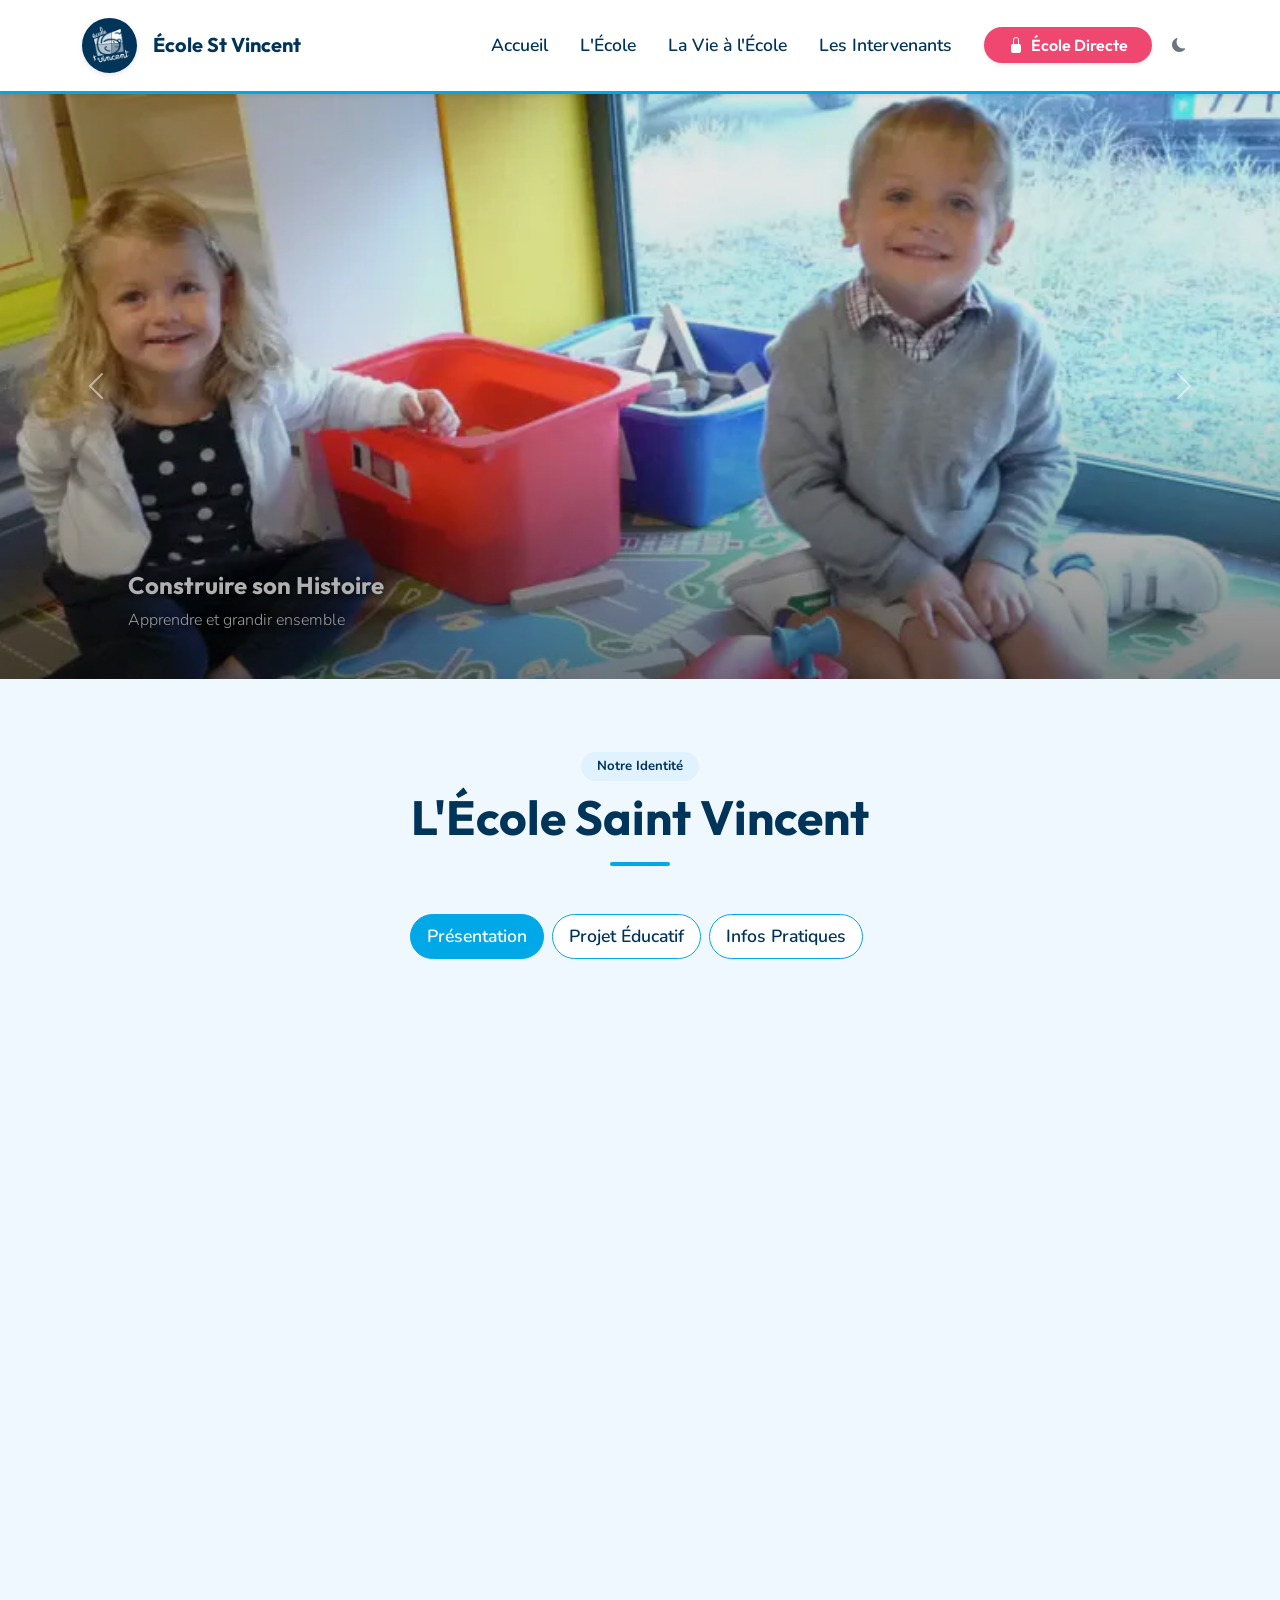
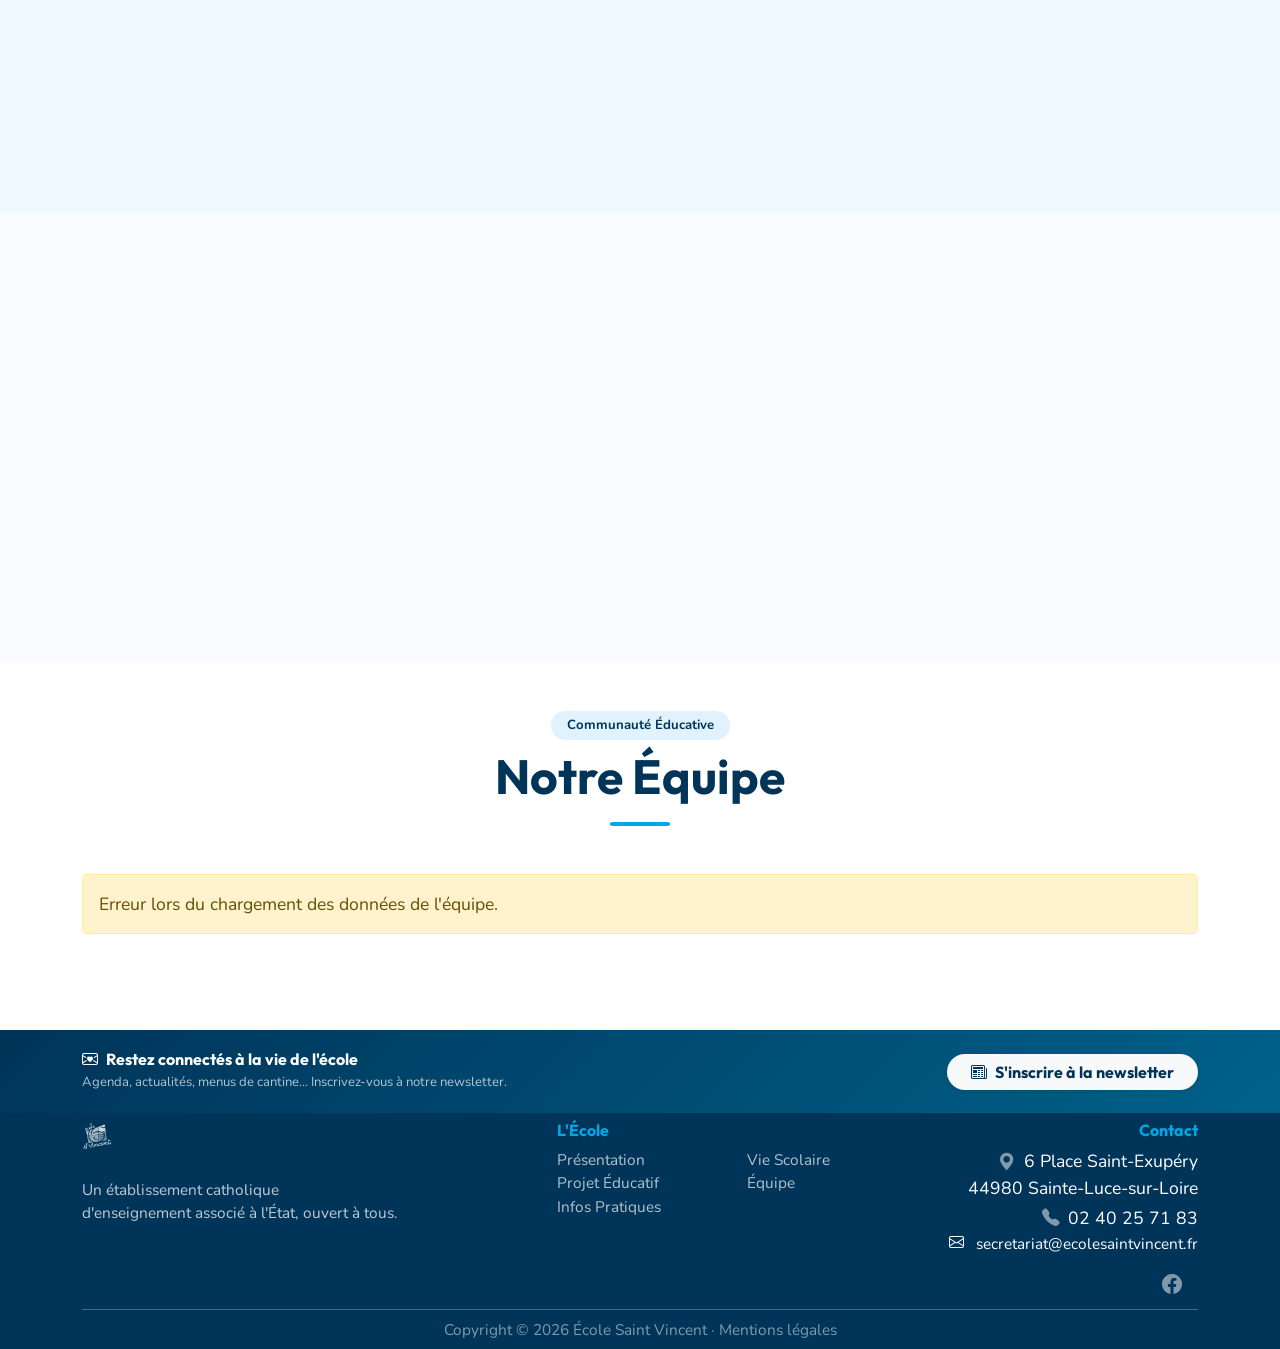
<file: site_ecole_light/index.html>
<!DOCTYPE html>
<html lang="fr">

<head>
    <meta charset="UTF-8">
    <meta name="viewport" content="width=device-width, initial-scale=1.0">
    <meta name="description"
        content="École Saint Vincent à Sainte-Luce-sur-Loire. Établissement catholique d'enseignement maternelle et élémentaire, ouvert à tous. Pédagogie bienveillante et inclusion.">
    <title>École Saint Vincent - Sainte-Luce-sur-Loire</title>
    <!-- Google Fonts: Outfit for headings, Nunito for text -->
    <link rel="preconnect" href="https://fonts.googleapis.com">
    <link rel="preconnect" href="https://fonts.gstatic.com" crossorigin>
    <link
        href="https://fonts.googleapis.com/css2?family=Outfit:wght@400;600;700&family=Nunito:wght@400;600;700&display=swap"
        rel="stylesheet">

    <!-- Bootstrap 5 CDN -->
    <link href="https://cdn.jsdelivr.net/npm/bootstrap@5.3.0/dist/css/bootstrap.min.css" rel="stylesheet">
    <!-- Bootstrap Icons -->
    <link rel="stylesheet" href="https://cdn.jsdelivr.net/npm/bootstrap-icons@1.11.0/font/bootstrap-icons.css">
    <!-- AOS - Animate On Scroll -->
    <link href="https://unpkg.com/aos@2.3.1/dist/aos.css" rel="stylesheet">
    <!-- Google Material Icons -->
    <link href="https://fonts.googleapis.com/icon?family=Material+Icons" rel="stylesheet">
    <!-- Custom CSS -->
    <link href="assets/css/style.css?v=8" rel="stylesheet">
    <link rel="icon" href="assets/images/favicon.png" type="image/png">

    <!-- SEO & Open Graph -->
    <meta property="og:type" content="website">
    <meta property="og:url" content="https://www.ecolesaintvincent.fr/">
    <meta property="og:title" content="École Saint Vincent - Sainte-Luce-sur-Loire">
    <meta property="og:description"
        content="École maternelle et élémentaire catholique. Pédagogie bienveillante, ouverte à tous. Découvrez notre projet éducatif.">
    <meta property="og:image" content="https://www.ecolesaintvincent.fr/assets/images/banner1.jpg">

    <style>
        /* Smooth scroll */
        html {
            scroll-behavior: smooth;
        }

        /* Skip to content link for accessibility */
        .skip-link {
            position: absolute;
            top: -40px;
            left: 0;
            background: transparent;
            color: var(--color-primary);
            padding: 8px 16px;
            text-decoration: none;
            z-index: 10000;
            border-radius: 0 0 4px 0;
        }

        .skip-link:focus {
            top: 0;
            color: #fff;
        }

        /* Hover lift effect for cards */
        .hover-lift {
            transition: all 0.3s ease;
        }

        .hover-lift:hover {
            transform: translateY(-5px);
            box-shadow: 0 0.5rem 1rem rgba(0, 0, 0, 0.15) !important;
        }
    </style>
</head>

<body data-bs-spy="scroll" data-bs-target=".navbar" data-bs-offset="70">
    <!-- Skip to main content for accessibility -->
    <a href="#main-content" class="skip-link">Aller au contenu principal</a>

    <!-- Preloader -->
    <div id="loader">
        <div class="spinner"></div>
    </div>

    <!-- Navigation -->
    <nav class="navbar navbar-expand-lg navbar-custom sticky-top shadow-sm">
        <div class="container">
            <a class="navbar-brand d-flex align-items-center fw-bold" href="index.html">
                <img src="assets/images/logo.webp" alt="Logo École Saint Vincent" height="50"
                    class="me-2 d-inline-block align-text-top">
                <span class="navbar-brand-text">École St Vincent</span>
            </a>
            <button class="navbar-toggler" type="button" data-bs-toggle="collapse" data-bs-target="#navbarNav">
                <span class="navbar-toggler-icon"></span>
            </button>
            <div class="collapse navbar-collapse" id="navbarNav">
                <ul class="navbar-nav ms-auto align-items-center">
                    <li class="nav-item"><a class="nav-link active" href="#">Accueil</a></li>
                    <li class="nav-item"><a class="nav-link" href="#presentation">L'École</a></li>
                    <li class="nav-item"><a class="nav-link" href="#vie-scolaire">La Vie à l'École</a></li>
                    <li class="nav-item"><a class="nav-link" href="#intervenants">Les Intervenants</a></li>
                    <li class="nav-item ms-lg-3 mt-2 mt-lg-0 d-flex align-items-center">
                        <a class="btn btn-action shadow-sm rounded-pill px-4 me-2" href="https://www.ecoledirecte.com"
                            target="_blank"><i class="bi bi-lock-fill me-1"></i> École Directe</a>
                        <button id="theme-toggle" class="btn btn-sm btn-outline-secondary rounded-circle"
                            style="width: 38px; height: 38px;" title="Changer le thème">
                            <i id="theme-icon" class="bi bi-moon-fill"></i>
                        </button>
                    </li>
                </ul>
            </div>
        </div>
    </nav>

    <!-- Hero Carousel -->
    <header id="homeCarousel" class="carousel slide carousel-fade" data-bs-ride="carousel">

        <div class="carousel-inner">

            <div class="carousel-item active">
                <img src="assets/images/banner1.webp" class="d-block w-100 placeholder-img" alt="École Saint Vincent"
                    style="height: 65vh; object-fit: cover; filter: brightness(0.9);">
                <div class="carousel-caption text-start">
                    <h1 class="display-3 fw-bold mb-3 slide-in-bottom">Bienvenue à Saint Vincent</h1>
                    <p class="lead fs-4 slide-in-bottom delay-1">Ensemble, vivre une école de toutes les intelligences.
                    </p>
                </div>
            </div>
            <div class="carousel-item">
                <img src="assets/images/banner2.webp" loading="lazy" class="d-block w-100 placeholder-img"
                    alt="Apprentissage" style="height: 65vh; object-fit: cover; filter: brightness(0.9);">
                <div class="carousel-caption text-start">
                    <h2 class="display-3 fw-bold mb-3">Construire son Histoire</h2>
                    <p class="lead fs-4">Accompagner chaque enfant sur un chemin de réussite.</p>
                </div>
            </div>
            <div class="carousel-item">
                <img src="assets/images/banner3.webp" loading="lazy" class="d-block w-100 placeholder-img"
                    alt="Camaraderie" style="height: 65vh; object-fit: cover; filter: brightness(0.9);">
                <div class="carousel-caption text-start">
                    <h2 class="display-3 fw-bold mb-3">Au Cœur de Sainte-Luce</h2>
                    <p class="lead fs-4">Un établissement catholique ouvert à tous.</p>
                </div>
            </div>
        </div>
        <button class="carousel-control-prev" type="button" data-bs-target="#homeCarousel" data-bs-slide="prev">
            <span class="carousel-control-prev-icon" aria-hidden="true"></span>
            <span class="visually-hidden">Précédent</span>
        </button>
        <button class="carousel-control-next" type="button" data-bs-target="#homeCarousel" data-bs-slide="next">
            <span class="carousel-control-next-icon" aria-hidden="true"></span>
            <span class="visually-hidden">Suivant</span>
        </button>
    </header>

    <!-- L'École Section (Tabs) -->
    <section id="presentation" class="py-5 bg-light-fun" data-aos="fade-up">
        <div class="container py-lg-4">
            <div class="text-center mb-5">
                <span class="badge bg-royal-light rounded-pill px-3 py-2 fw-bold mb-2">Notre Identité</span>
                <h2 class="display-5 font-heading text-royal">L'École Saint Vincent</h2>
                <div class="sep-line mx-auto mt-3"></div>
            </div>

            <ul class="nav nav-pills justify-content-center mb-5" id="pills-tab" role="tablist">
                <li class="nav-item" role="presentation">
                    <button class="nav-link active" id="pills-home-tab" data-bs-toggle="pill"
                        data-bs-target="#pills-home" type="button" role="tab">Présentation</button>
                </li>
                <li class="nav-item" role="presentation">
                    <button class="nav-link" id="pills-projet-tab" data-bs-toggle="pill" data-bs-target="#pills-projet"
                        type="button" role="tab">Projet Éducatif</button>
                </li>
                <li class="nav-item" role="presentation">
                    <button class="nav-link" id="pills-infos-tab" data-bs-toggle="pill" data-bs-target="#pills-infos"
                        type="button" role="tab">Infos Pratiques</button>
                </li>
            </ul>

            <div class="tab-content" id="pills-tabContent">
                <!-- Présentation -->
                <div class="tab-pane fade show active" id="pills-home" role="tabpanel">

                    <!-- Layout 2 colonnes : texte gauche / map droite -->
                    <div class="row g-4 align-items-stretch">

                        <!-- COLONNE GAUCHE -->
                        <div class="col-lg-7" data-aos="fade-right">

                            <!-- Card identité de l'école -->
                            <div class="school-identity-card mb-3">
                                <span class="badge-esv">🏫 Établissement catholique · Contrat d'association</span>
                                <h3>Un Établissement Ouvert à Tous</h3>
                                <p>École maternelle et élémentaire au cœur de Sainte-Luce-sur-Loire. Chaque enfant
                                    accompagné sur son chemin de réussite, quelles que soient ses capacités.</p>
                            </div>

                            <!-- Texte de présentation avec "Lire la suite" -->
                            <div class="card border-0 shadow-sm rounded-4 p-4 position-relative">
                                <div class="text-truncated-content collapsed" id="pres-text" style="color: inherit;">
                                    <p>L'école Saint Vincent offre l'originalité d'un projet éducatif posant la question
                                        du sens. Elle inscrit la prise en compte de toute la personne en reliant
                                        l'enseignement, le fait religieux, l'éducation aux valeurs de la République et
                                        la proposition d'un sens chrétien de l'Homme et de la vie.</p>
                                    <p>Choisir un établissement est un choix important. En plusieurs occasions, notre
                                        école ouvre ses portes (journée de solidarité, Marché de Noël, matinée
                                        d'immersion pour les futurs petites sections...). Ces moments de rencontres
                                        permettent aux familles de découvrir l'école sous un autre jour.</p>
                                    <p>Les enseignants privilégient le suivi de chaque enfant, avec une prise en charge
                                        spécialisée si besoin, et une relation étroite avec les familles. Des activités
                                        sportives, culturelles et artistiques sont proposées sur l'intercours du midi.
                                    </p>
                                    <p>Dans l'établissement, les classes sont regroupées par cycle. Un service de
                                        restauration, sur place, est proposé. Matin et soir, les enfants sont accueillis
                                        dès 7h30 et jusqu'à 18h30 (sauf le vendredi 18h) à l'accueil périscolaire.</p>
                                </div>
                                <div class="read-more-fade" id="pres-fade">
                                    <button class="btn btn-sm btn-outline-primary rounded-pill px-3"
                                        onclick="expandText()">
                                        <i class="bi bi-chevron-down me-1"></i>Lire la suite
                                    </button>
                                </div>
                            </div>

                            <!-- Dynamic Headmaster Block (Injected by team.js) -->
                            <div id="presentation-chef-container" class="mt-3"></div>
                        </div>

                        <!-- COLONNE DROITE : Map + horaires détaillés -->
                        <div class="col-lg-5" data-aos="fade-left">

                            <!-- Carte Google Maps -->
                            <div class="rounded-4 overflow-hidden shadow-sm mb-3 map-container">
                                <iframe
                                    src="https://www.google.com/maps/embed?pb=!1m18!1m12!1m3!1d2708.577977346856!2d-1.488358023473977!3d47.24439097115904!2m3!1f0!2f0!3f0!3m2!1i1024!2i768!4f13.1!3m3!1m2!1s0x4805efbd7c030f0f%3A0x6006093278564264!2s%C3%89cole%20Saint-Vincent!5e0!3m2!1sfr!2sfr!4v1706780000000!5m2!1sfr!2sfr"
                                    width="100%" height="100%" style="border:0;" allowfullscreen="" loading="lazy"
                                    referrerpolicy="no-referrer-when-downgrade"
                                    title="Localisation École Saint Vincent">
                                </iframe>
                            </div>

                            <!-- Adresse + itinéraire sous la map -->
                            <div class="map-info-bar">
                                <div class="d-flex align-items-center gap-2">
                                    <i class="bi bi-geo-alt-fill text-primary"></i>
                                    <span>6 Place Saint-Exupéry, 44980 Sainte-Luce-sur-Loire</span>
                                </div>
                                <a href="https://www.google.com/maps/dir//École+Saint-Vincent,+6+Pl.+Saint-Exupéry,+44980+Sainte-Luce-sur-Loire"
                                    target="_blank" class="btn btn-sm btn-outline-primary rounded-pill px-3">
                                    <i class="bi bi-signpost-2 me-1"></i>Itinéraire
                                </a>
                            </div>

                            <!-- Horaires & Contact (card unifiée avec tabs) -->
                            <div class="card border-0 shadow-sm rounded-4 p-4 horaires-contact-card mt-3">
                                <h4 class="fw-bold text-royal mb-3"><i class="bi bi-clock-history me-2"></i>Horaires &
                                    Contact</h4>

                                <!-- Tabs -->
                                <ul class="nav nav-pills justify-content-center gap-2 horaires-tabs mb-3"
                                    role="tablist">
                                    <li class="nav-item" role="presentation">
                                        <button class="nav-link active" data-bs-toggle="pill"
                                            data-bs-target="#tab-classe" type="button" role="tab"><i
                                                class="bi bi-book me-1"></i>Classe</button>
                                    </li>
                                    <li class="nav-item" role="presentation">
                                        <button class="nav-link" data-bs-toggle="pill" data-bs-target="#tab-peri"
                                            type="button" role="tab"><i
                                                class="bi bi-sunrise me-1"></i>Périscolaire</button>
                                    </li>
                                    <li class="nav-item" role="presentation">
                                        <button class="nav-link" data-bs-toggle="pill" data-bs-target="#tab-bureau"
                                            type="button" role="tab"><i class="bi bi-building me-1"></i>Bureau</button>
                                    </li>
                                </ul>

                                <div class="tab-content">
                                    <!-- Tab Classe -->
                                    <div class="tab-pane fade show active" id="tab-classe" role="tabpanel">
                                        <div class="horaires-block blue">
                                            <div class="horaires-row"><span>Matin</span><strong>8h40 – 12h00</strong>
                                            </div>
                                            <div class="horaires-row"><span>Après-midi</span><strong>13h40 –
                                                    16h45</strong>
                                            </div>
                                            <div class="horaires-note">Accueil dès 8h40 · Lun · Mar · Jeu · Ven</div>
                                        </div>
                                    </div>
                                    <!-- Tab Périscolaire -->
                                    <div class="tab-pane fade" id="tab-peri" role="tabpanel">
                                        <div class="horaires-block purple">
                                            <div class="horaires-row"><span>Matin</span><strong>7h30 – 8h40</strong>
                                            </div>
                                            <div class="horaires-row"><span>Soir (Lun–Jeu)</span><strong>16h50 –
                                                    18h30</strong></div>
                                            <div class="horaires-row"><span>Soir (Vendredi)</span><strong>16h50 –
                                                    18h00</strong></div>
                                            <div class="horaires-note">Lun · Mar · Jeu · Ven</div>
                                        </div>
                                        <div class="d-flex align-items-center gap-2 mt-3">
                                            <i class="bi bi-telephone-fill text-secondary"></i>
                                            <span class="fw-bold">06 98 37 39 05</span>
                                            <span class="peri-tooltip" tabindex="0" data-bs-toggle="tooltip"
                                                data-bs-placement="top"
                                                title="Pour questions sur la garderie uniquement">
                                                <i class="bi bi-question-circle-fill"></i>
                                            </span>
                                        </div>
                                    </div>
                                    <!-- Tab Bureau / Secrétariat -->
                                    <div class="tab-pane fade" id="tab-bureau" role="tabpanel">
                                        <div class="horaires-block teal">
                                            <div class="horaires-row"><span>Lun – Jeu</span><strong>8h40 – 12h / 13h40 –
                                                    16h45</strong></div>
                                            <div class="horaires-row"><span>Vendredi</span><strong>Matin
                                                    uniquement</strong>
                                            </div>
                                        </div>
                                    </div>
                                </div>

                                <hr class="my-3">
                                <!-- Adresse + téléphone -->
                                <div class="d-flex flex-column gap-2" style="font-size:.88rem;">

                                    <div class="d-flex align-items-center gap-2">
                                        <i class="bi bi-telephone-fill text-primary"></i>
                                        <span>02 40 25 62 97</span>
                                        <span class="text-muted">· secretariat@ecolesaintvincent.fr</span>
                                    </div>
                                </div>
                            </div>

                        </div>
                    </div>
                </div>

                <div class="tab-pane fade" id="pills-projet" role="tabpanel">

                    <!-- Hero citation -->
                    <div class="projet-hero">
                        <i class="bi bi-book-half display-5 text-primary mb-3 d-block"></i>
                        <h3 class="fw-bold text-royal mb-1">"Ensemble vivre une école de toutes les intelligences"</h3>
                        <p class="citation">"Construire avec chacun une histoire signe de vie"</p>
                    </div>

                    <!-- Accordéon thématique -->
                    <div class="accordion edu-accordion" id="projetAccordeon">

                        <!-- 1. Formation intégrale -->
                        <div class="accordion-item">
                            <h2 class="accordion-header">
                                <button class="accordion-button" type="button" data-bs-toggle="collapse"
                                    data-bs-target="#acc1" aria-expanded="true">
                                    <span class="acc-icon blue"><i class="bi bi-person-heart"></i></span>
                                    Formation intégrale de la personne
                                </button>
                            </h2>
                            <div id="acc1" class="accordion-collapse collapse show" data-bs-parent="#projetAccordeon">
                                <div class="accordion-body">
                                    <p class="quote">"Faire la vérité sur sa relation aux autres. Apprendre à accepter
                                        l'autre dans sa différence, et voir dans cette différence la source de
                                        l'enrichissement mutuel." (Jean Marie PetitClerc)</p>
                                    <p>Notre école est avant tout un lieu de vie où tous (enfants, parents, enseignants,
                                        personnel) prennent plaisir à venir. Elle vit au quotidien les valeurs de
                                        l'Évangile, dans le respect des convictions de chacun. Dans une confiance
                                        partagée, chacun y trouve sa place.</p>
                                </div>
                            </div>
                        </div>

                        <!-- 2. Expression & réalisation -->
                        <div class="accordion-item">
                            <h2 class="accordion-header">
                                <button class="accordion-button collapsed" type="button" data-bs-toggle="collapse"
                                    data-bs-target="#acc2">
                                    <span class="acc-icon green"><i class="bi bi-stars"></i></span>
                                    Expression et réalisation
                                </button>
                            </h2>
                            <div id="acc2" class="accordion-collapse collapse" data-bs-parent="#projetAccordeon">
                                <div class="accordion-body">
                                    <p class="quote">"Accueillir, ce n'est pas se mettre en avant, mais laisser l'autre
                                        s'avancer, c'est d'abord apprendre à recevoir"</p>
                                    <p>Des temps forts et pédagogiques (échanges de services, décloisonnements, tuteurs,
                                        partenariats…) permettent de s'ouvrir aux autres. L'école St Vincent pose un
                                        cadre éducatif structurant pour permettre à chaque enfant de développer des
                                        compétences sociales essentielles.</p>
                                    <div class="alert alert-light border-start border-4 border-success shadow-sm mt-3 mb-0"
                                        style="font-size:.9rem;">
                                        <i class="bi bi-shield-check text-success me-2"></i><strong>Engagement
                                            :</strong> L'école a signé la Charte contre le harcèlement (PHARE).
                                    </div>
                                </div>
                            </div>
                        </div>

                        <!-- 3. Attention aux fragilités -->
                        <div class="accordion-item">
                            <h2 class="accordion-header">
                                <button class="accordion-button collapsed" type="button" data-bs-toggle="collapse"
                                    data-bs-target="#acc3">
                                    <span class="acc-icon pink"><i class="bi bi-heart-pulse"></i></span>
                                    Attention aux fragilités
                                </button>
                            </h2>
                            <div id="acc3" class="accordion-collapse collapse" data-bs-parent="#projetAccordeon">
                                <div class="accordion-body">
                                    <p>Une attention particulière est portée aux enfants aux besoins éducatifs
                                        particuliers. Nous proposons à chacun de mettre en avant ses compétences, en
                                        apportant des aides appropriées en lien avec l'enseignante spécialisée et les
                                        partenaires extérieurs.</p>
                                </div>
                            </div>
                        </div>

                        <!-- 4. Discernement & autonomie -->
                        <div class="accordion-item">
                            <h2 class="accordion-header">
                                <button class="accordion-button collapsed" type="button" data-bs-toggle="collapse"
                                    data-bs-target="#acc4">
                                    <span class="acc-icon violet"><i class="bi bi-lightbulb"></i></span>
                                    Discernement et autonomie
                                </button>
                            </h2>
                            <div id="acc4" class="accordion-collapse collapse" data-bs-parent="#projetAccordeon">
                                <div class="accordion-body">
                                    <p>L'équipe enseignante développe une pédagogie permettant de travailler de manière
                                        autonome (plan de travail, exposé...). Elle maintient un degré d'exigence pour
                                        un travail personnel sérieux, tout en mettant en place une pédagogie
                                        différenciée (individuel, groupes de besoins). Elle développe les actions
                                        pastorales, les activités sportives et les classes transplantées pour ouvrir
                                        l'enfant.</p>
                                </div>
                            </div>
                        </div>

                        <!-- 5. Enseignement spécialisé -->
                        <div class="accordion-item">
                            <h2 class="accordion-header">
                                <button class="accordion-button collapsed" type="button" data-bs-toggle="collapse"
                                    data-bs-target="#acc5">
                                    <span class="acc-icon sky"><i class="bi bi-journal-check"></i></span>
                                    Enseignement spécialisé &amp; PPRE
                                </button>
                            </h2>
                            <div id="acc5" class="accordion-collapse collapse" data-bs-parent="#projetAccordeon">
                                <div class="accordion-body">
                                    <p>En lien étroit avec l'Enseignante Spécialisée, des conseils de cycles analysent
                                        les situations des élèves pour apporter des réponses adaptées. Des
                                        <strong>Programmes Personnalisés de Réussite Éducative (PPRE)</strong> peuvent
                                        être proposés. Des équipes éducatives réunissent les partenaires extérieurs
                                        (orthophoniste, psychologue...) pour un suivi cohérent.
                                    </p>
                                </div>
                            </div>
                        </div>

                        <!-- 6. Relations Famille-École -->
                        <div class="accordion-item">
                            <h2 class="accordion-header">
                                <button class="accordion-button collapsed" type="button" data-bs-toggle="collapse"
                                    data-bs-target="#acc6">
                                    <span class="acc-icon teal"><i class="bi bi-people-fill"></i></span>
                                    Relations Famille-École
                                </button>
                            </h2>
                            <div id="acc6" class="accordion-collapse collapse" data-bs-parent="#projetAccordeon">
                                <div class="accordion-body">
                                    <p>Tout au long de l'année, des rencontres sont prévues. Une communication régulière
                                        des travaux est faite (bilans, évaluations). Les parents sont sollicités pour
                                        participer à des activités pédagogiques (ateliers, sorties, bibliothèque) et
                                        vivre pleinement la communauté éducative.</p>
                                </div>
                            </div>
                        </div>

                    </div><!-- fin accordéon -->

                    <!-- Suivi scolaire (cartes en bas) -->
                    <div class="row g-3 mt-3">
                        <div class="col-md-6">
                            <div class="suivi-card">
                                <h5 class="fw-bold text-royal mb-3"><i class="bi bi-flower1 text-success me-2"></i>Suivi
                                    Maternelle</h5>
                                <ul class="list-unstyled mb-0">
                                    <li><i class="bi bi-check-circle-fill text-success"></i>Livret de réussites
                                        individuel</li>
                                    <li><i class="bi bi-check-circle-fill text-success"></i>Cahiers de vie &amp; liaison
                                    </li>
                                    <li><i class="bi bi-check-circle-fill text-success"></i>Diplôme de fin de cycle I
                                    </li>
                                </ul>
                            </div>
                        </div>
                        <div class="col-md-6">
                            <div class="suivi-card" style="background: linear-gradient(135deg, #f0f4ff, #e8f4ff);">
                                <h5 class="fw-bold text-royal mb-3"><i
                                        class="bi bi-mortarboard-fill text-primary me-2"></i>Suivi Élémentaire</h5>
                                <ul class="list-unstyled mb-0">
                                    <li><i class="bi bi-check-circle-fill text-primary"></i>Livret Scolaire Unique (LSU)
                                    </li>
                                    <li><i class="bi bi-check-circle-fill text-primary"></i>Accessible en ligne
                                        (Janv/Juin)</li>
                                    <li><i class="bi bi-check-circle-fill text-primary"></i>Bilan d'année complet</li>
                                </ul>
                            </div>
                        </div>
                    </div>

                </div>


                <!-- Infos Pratiques -->
                <div class="tab-pane fade" id="pills-infos" role="tabpanel">
                    <div class="row g-4">
                        <!-- Règlements -->
                        <div class="col-md-4">
                            <div class="card h-100 border-0 shadow-sm rounded-4 text-center p-4">
                                <i class="bi bi-file-earmark-text text-primary display-4 mb-3"></i>
                                <h5>Règlements</h5>
                                <p class="text-muted small">Règlement intérieur et charte de vie.</p>
                                <button type="button" class="btn btn-outline-primary rounded-pill btn-sm mt-auto"
                                    data-bs-toggle="modal" data-bs-target="#reglementModal">Voir les
                                    détails</button>


                            </div>
                        </div>

                        <!-- Tarifs -->
                        <div class="col-md-4">
                            <div class="card h-100 border-0 shadow-sm rounded-4 text-center p-4">
                                <i class="bi bi-currency-euro text-secondary display-4 mb-3"></i>
                                <h5>Tarifs 2025/2026</h5>
                                <p class="text-muted small">Contributions et Restauration.</p>
                                <button type="button" class="btn btn-outline-primary rounded-pill btn-sm mt-auto"
                                    data-bs-toggle="modal" data-bs-target="#tarifsModal">Consulter les prix</button>


                            </div>
                        </div>

                        <!-- Fournitures -->
                        <div class="col-md-4">
                            <div class="card h-100 border-0 shadow-sm rounded-4 text-center p-4">
                                <i class="bi bi-briefcase text-success display-4 mb-3"></i>
                                <h5>Fournitures</h5>
                                <p class="text-muted small">Matériel pour la rentrée.</p>
                                <button type="button" class="btn btn-outline-primary rounded-pill btn-sm mt-auto"
                                    data-bs-toggle="modal" data-bs-target="#fournituresModal">Liste du
                                    matériel</button>

                            </div>
                        </div>
                    </div>
                </div>
            </div>
        </div>
    </section>

    <!-- La Vie à l'École (Agenda & Services) -->
    <section id="vie-scolaire" class="py-5 bg-white" data-aos="fade-up">
        <div class="container">
            <div class="row align-items-start">
                <!-- Left: Agenda & News -->
                <div class="col-lg-7 mb-5 mb-lg-0">
                    <h3 class="fw-bold text-royal mb-4"><i class="bi bi-calendar-week me-2"></i>Agenda & Actualités
                    </h3>

                    <!-- Agenda List (Dynamic) -->
                    <div id="agenda-preview">
                        <div class="text-center p-4">
                            <div class="spinner-border text-primary" role="status"></div>
                            <p class="mt-2 small text-muted">Chargement de l'agenda...</p>
                        </div>
                    </div>
                    <div class="text-center mt-2 mb-4">
                        <button class="btn btn-outline-primary border-2 rounded-pill fw-bold w-100 py-2 shadow-sm"
                            data-bs-toggle="offcanvas" data-bs-target="#offcanvasAgenda">
                            <i class="bi bi-calendar2-week me-2"></i>Voir tout l'agenda
                        </button>
                    </div>

                    <!-- News Highlight (Dynamic) -->
                    <div class="card bg-royal-light border-0 rounded-4 p-4" id="news-preview">
                        <div class="text-center p-3">
                            <div class="spinner-border text-primary" role="status"></div>
                            <p class="mt-2 small text-muted">Chargement des actualités...</p>
                        </div>
                    </div>

                </div>

                <!-- Right: Services (Cantine/Périscolaire) -->
                <div class="col-lg-5">
                    <h3 class="fw-bold text-royal mb-4"><i class="bi bi-life-preserver me-2"></i>Services</h3>

                    <!-- Cantine -->
                    <div class="card bg-menu text-white border-0 shadow-sm rounded-4 mb-4 overflow-hidden position-relative"
                        data-aos="fade-up">
                        <div class="card-body p-4 position-relative z-1">
                            <h4 class="fw-bold mb-3"><i class="bi bi-basket3-fill me-2"></i>Cantine</h4>
                            <p class="mb-2 opacity-75">Repas préparés sur place avec des produits locaux.</p>
                            <div class="bg-white bg-opacity-10 p-3 rounded-3 mb-3" id="cantine-home-widget">
                                <small class="text-uppercase fw-bold opacity-75" id="cantine-home-date">Au menu ce
                                    ...
                                    :</small>
                                <div id="cantine-home-list" class="mt-2">
                                    <!-- Dynamic content will be injected here -->
                                    <div class="spinner-border spinner-border-sm text-white opacity-50" role="status">
                                    </div>
                                </div>
                            </div>
                            <button class="btn btn-light text-primary fw-bold rounded-pill w-100"
                                data-bs-toggle="offcanvas" data-bs-target="#offcanvasCantine">Voir le
                                Menu complet</button>
                        </div>
                        <i
                            class="bi bi-egg-fried position-absolute bottom-0 end-0 display-1 opacity-10 me-n3 mb-n3"></i>
                    </div>

                </div>
            </div>
        </div>
    </section>

    <!-- Les Intervenants Section (Detailed Team) -->
    <section id="intervenants" class="py-5 bg-white">
        <div class="container mb-5">
            <div class="text-center mb-5">
                <span class="badge bg-royal-light rounded-pill px-3 py-2 fw-bold mb-2">Communauté Éducative</span>
                <h2 class="display-5 font-heading text-royal">Notre Équipe</h2>
                <div class="sep-line mx-auto mt-3"></div>
            </div>

            <!-- Dynamic Team Content (populated by team.js) -->
            <div id="team-content">
                <div class="text-center p-5">
                    <div class="spinner-border text-primary" role="status"></div>
                    <p class="mt-3 text-muted">Chargement de l'équipe...</p>
                </div>
            </div>

        </div>
    </section>

    <!-- Bandeau Newsletter -->
    <div class="newsletter-strip">
        <div class="container">
            <div class="row align-items-center gy-2">
                <div class="col-md-7">
                    <h5 class="fw-bold mb-1"><i class="bi bi-envelope-heart me-2"></i>Restez connectés à la vie de
                        l'école</h5>
                    <p>Agenda, actualités, menus de cantine... Inscrivez-vous à notre newsletter.</p>
                </div>
                <div class="col-md-5 text-md-end">
                    <button class="btn btn-light fw-bold rounded-pill px-4 text-royal shadow-sm" data-bs-toggle="modal"
                        data-bs-target="#newsletterModal">
                        <i class="bi bi-newspaper me-2"></i>S'inscrire à la newsletter
                    </button>
                </div>
            </div>
        </div>
    </div>

    <!-- Footer -->
    <footer class="py-2 bg-footer text-white">
        <div class="container">
            <div class="row gy-2 align-items-start">
                <!-- Left: School Info -->
                <div class="col-lg-5 text-start">
                    <img src="assets/images/logo.webp" height="30" class="mb-1 grayscale-logo" alt="Logo">
                    <h5 class="fw-bold mb-1" style="font-size:1rem;">École Saint Vincent</h5>
                    <p class="small opacity-75 mb-0">Un établissement catholique<br>d'enseignement associé à l'État,
                        ouvert à tous.</p>
                </div>

                <!-- Middle: Links (2 columns) -->
                <div class="col-lg-4 text-start">
                    <div class="row">
                        <div class="col-12">
                            <h6 class="fw-bold text-primary mb-2">L'École</h6>
                            <div class="row">
                                <div class="col-6">
                                    <ul class="list-unstyled mb-0 small">
                                        <li><a href="#presentation" class="footer-link footer-tab-link"
                                                data-tab="#pills-home-tab">Présentation</a></li>
                                        <li><a href="#presentation" class="footer-link footer-tab-link"
                                                data-tab="#pills-projet-tab">Projet Éducatif</a></li>
                                        <li><a href="#presentation" class="footer-link footer-tab-link"
                                                data-tab="#pills-infos-tab">Infos Pratiques</a></li>
                                    </ul>
                                </div>
                                <div class="col-6">
                                    <ul class="list-unstyled mb-0 small">
                                        <li><a href="#vie-scolaire" class="footer-link">Vie Scolaire</a></li>
                                        <li><a href="#intervenants" class="footer-link">Équipe</a></li>
                                    </ul>
                                </div>
                            </div>
                        </div>
                    </div>
                </div>

                <!-- Right: Contact -->
                <div class="col-lg-3 text-start text-lg-end">
                    <h6 class="fw-bold text-primary mb-2">Contact</h6>
                    <p class="mb-1"><i class="bi bi-geo-alt-fill me-2 text-white-50"></i>6 Place
                        Saint-Exupéry<br>44980
                        Sainte-Luce-sur-Loire</p>
                    <p class="mb-0"><i class="bi bi-telephone-fill me-2 text-white-50"></i>02 40 25 71 83</p>
                    <p class="small mb-0"><i class="bi bi-envelope me-2"></i> secretariat@ecolesaintvincent.fr
                    </p>
                    <div class="mt-3">
                        <a href="https://www.facebook.com/people/Associations-%C3%89cole-Saint-Vincent-Sainte-Luce-sur-Loire/100042707025513/#"
                            target="_blank" class="text-white-50 me-3 fs-5"><i class="bi bi-facebook"></i></a>
                    </div>
                </div>
            </div>
            <hr class="opacity-25 my-2">
            <div class="text-center small opacity-50">
                Copyright &copy; 2026 École Saint Vincent &middot; <a href="#"
                    class="text-white text-decoration-none">Mentions légales</a>
            </div>
        </div>
    </footer>

    <!-- Bootstrap JS -->
    <script src="https://cdn.jsdelivr.net/npm/bootstrap@5.3.0/dist/js/bootstrap.bundle.min.js"></script>

    <!-- Modals moved to bottom of body to fix stacking context issues -->
    <!-- Modal Règlements -->
    <div class="modal fade" id="reglementModal" tabindex="-1" aria-hidden="true">
        <div class="modal-dialog">
            <div class="modal-content">
                <div class="modal-header">
                    <h5 class="modal-title">Règlements</h5>
                    <button type="button" class="btn-close" data-bs-dismiss="modal" aria-label="Close"></button>
                </div>
                <div class="modal-body text-start">
                    <h6 class="fw-bold text-royal mb-3">Préambule</h6>
                    <p class="small">L’école Saint-Vincent est un établissement catholique d’enseignement lié à
                        l’Etat par un contrat d’association. Chaque enfant accueilli est accompagné sur un chemin de
                        réussite.</p>

                    <h6 class="fw-bold text-royal mt-4 mb-2">Horaires & Accès</h6>
                    <ul class="small">
                        <li><strong>Classe :</strong> 8h50-12h00 / 13h40-16h45. (Accueil dès 8h40).</li>
                        <li><strong>Portail :</strong> Fermé après 8h50 et 13h40. Respectez impérativement ces
                            horaires.</li>
                        <li><strong>Accès Maternelle :</strong> Accompagnement obligatoire jusqu'à la classe.
                            Poussettes à l'extérieur.</li>
                    </ul>

                    <h6 class="fw-bold text-royal mt-4 mb-2">Vie Scolaire</h6>
                    <ul class="small">
                        <li><strong>Absences :</strong> Signaler avant 9h par mail. Justificatif écrit au retour.
                        </li>
                        <li><strong>Santé :</strong> Aucun médicament à l'école (sauf PAI). Maladie contagieuse =
                            éviction.</li>
                        <li><strong>Objets :</strong> Bijoux, Chewing-gums, sucettes et jeux d'échange interdits.
                        </li>
                    </ul>

                    <h6 class="fw-bold text-royal mt-4 mb-2">Sanctions</h6>
                    <p class="small">En cas de manquement, des sanctions graduées sont prévues :</p>
                    <ul class="small">
                        <li><strong>Cycle I (Maternelle) :</strong> Avertissement oral, Isolement momentané, Tâche
                            d'intérêt général (dessin, excuse).</li>
                        <li><strong>Cycle II & III :</strong>
                            <ul>
                                <li>Avertissement / Contrat de comportement.</li>
                                <li>Tâche d'intérêt général (TIG).</li>
                                <li>Non-participation à une activité.</li>
                                <li>Retenue.</li>
                                <li>Exclusion temporaire (classe ou service).</li>
                            </ul>
                        </li>
                        <li><strong>Cas graves :</strong> Conseil de discipline pouvant mener à l'exclusion
                            définitive ou au non-renouvellement.</li>
                    </ul>
                </div>
            </div>
        </div>
    </div>

    <!-- Modal Tarifs -->
    <div class="modal fade" id="tarifsModal" tabindex="-1" aria-hidden="true">
        <div class="modal-dialog">
            <div class="modal-content">
                <div class="modal-header">
                    <h5 class="modal-title">Tarifs 2025/2026</h5>
                    <button type="button" class="btn-close" data-bs-dismiss="modal" aria-label="Close"></button>
                </div>
                <div class="modal-body text-start">
                    <h6 class="fw-bold text-primary">Contribution des familles (10 mois)</h6>
                    <ul>
                        <li>Niveau A : <strong>45,00 € / mois</strong> (450€ annuel)</li>
                        <li>Niveau B : <strong>48,00 € / mois</strong> (480€ annuel)</li>
                    </ul>
                    <small class="text-muted">Réduction de 50% pour le 3ème enfant.</small>
                    <hr>
                    <h6 class="fw-bold text-primary">Restauration</h6>
                    <ul>
                        <li>Repas standard : <strong>5,20 €</strong></li>
                        <li>Repas allergique : <strong>2,70 €</strong></li>
                        <li>Repas tarif spécial : <strong>6,60 €</strong></li>
                    </ul>
                    <hr>
                    <h6 class="fw-bold text-primary">Périscolaire (Matin/Soir)</h6>
                    <ul>
                        <li>Matin : 2,50 €</li>
                        <li>Soir (par 1/4h) : 0,90 €</li>
                        <li>Étude encadrée : 4,50 €</li>
                    </ul>
                </div>
            </div>
        </div>
    </div>

    <!-- Modal Présentation Complète -->
    <div class="modal fade" id="presentationModal" tabindex="-1" aria-hidden="true">
        <div class="modal-dialog modal-lg modal-dialog-scrollable">
            <div class="modal-content">
                <div class="modal-header bg-royal text-white">
                    <h5 class="modal-title font-heading"><i class="bi bi-building me-2"></i>Présentation de l'École
                    </h5>
                    <button type="button" class="btn-close btn-close-white" data-bs-dismiss="modal"
                        aria-label="Close"></button>
                </div>
                <div class="modal-body bg-light-fun">
                    <h6 class="text-primary fw-bold">Une école ouverte à tous</h6>
                    <p>Située au cœur de Sainte Luce sur Loire, l'Ecole Saint Vincent accueille des enfants de
                        maternelle et d'élémentaire. Ces enfants résident pour la plupart sur la commune mais aussi
                        dans une dizaine de communes voisines. Chaque jeune accueilli, quels que soient son niveau
                        scolaire, sa forme d'intelligence, son milieu de vie, son histoire, ses capacités, est
                        accompagné sur un chemin de réussite dans sa scolarité pour être en mesure de réussir sa
                        vie.</p>

                    <hr class="text-primary my-4">

                    <h6 class="text-primary fw-bold">Le sens de l'Homme</h6>
                    <p>Elle inscrit la prise en compte de toute la personne en reliant l'enseignement, le fait
                        religieux, l'éducation aux valeurs de la République et la proposition d'un sens chrétien de
                        l'Homme et de la vie.</p>

                    <div class="alert alert-info border-0 shadow-sm mt-4">
                        <i class="bi bi-info-circle-fill me-2"></i>
                        Les enseignants privilégient le suivi de chaque enfant, avec une prise en charge spécialisée
                        si besoin.
                    </div>

                    <!-- Dynamic Headmaster Block (Injected by team.js) -->
                    <div id="presentation-chef-container">
                        <div class="text-center mt-5 mb-4">
                            <div class="spinner-border text-primary" role="status"></div>
                        </div>
                    </div>
                </div>
            </div>
        </div>
    </div>
    </div>

    <!-- Modal Fournitures -->
    <div class="modal fade" id="fournituresModal" tabindex="-1" aria-hidden="true">
        <div class="modal-dialog">
            <div class="modal-content">
                <div class="modal-header">
                    <h5 class="modal-title">Listes de Fournitures</h5>
                    <button type="button" class="btn-close" data-bs-dismiss="modal" aria-label="Close"></button>
                </div>
                <div class="modal-body text-start">
                    <p>Les listes détaillées par classe sont disponibles en téléchargement sur École Directe.</p>
                    <ul>
                        <li>Cartable sans roulettes conseillé</li>
                        <li>Trousse complète (stylos, colle, ciseaux)</li>
                        <li>Tenue de sport</li>
                    </ul>
                </div>
            </div>
        </div>
    </div>

    <!-- Loader Script -->
    <script>
        window.addEventListener('load', function () {
            const loader = document.getElementById('loader');
            loader.style.opacity = '0';
            setTimeout(() => {
                loader.style.display = 'none';
            }, 500);
        });
    </script>
    <!-- Offcanvas Moved to Body Root -->
    <!-- Offcanvas Agenda -->
    <div class="offcanvas offcanvas-start" tabindex="-1" id="offcanvasAgenda" aria-labelledby="offcanvasAgendaLabel">
        <div class="offcanvas-header bg-royal-light">
            <h5 class="offcanvas-title fw-bold text-royal" id="offcanvasAgendaLabel">Agenda Complet</h5>
            <button type="button" class="btn-close" data-bs-dismiss="offcanvas" aria-label="Close"></button>
        </div>
        <div class="offcanvas-body" id="agenda-offcanvas-body">
            <div class="text-center p-4">
                <div class="spinner-border text-primary" role="status"></div>
                <p class="mt-2 small text-muted">Chargement...</p>
            </div>
        </div>
    </div>

    <!-- Offcanvas Actualités -->
    <div class="offcanvas offcanvas-start" tabindex="-1" id="offcanvasActu" aria-labelledby="offcanvasActuLabel">
        <div class="offcanvas-header bg-royal-light">
            <h5 class="offcanvas-title fw-bold text-royal" id="offcanvasActuLabel">Actualités</h5>
            <button type="button" class="btn-close" data-bs-dismiss="offcanvas" aria-label="Close"></button>
        </div>
        <div class="offcanvas-body" id="news-offcanvas-body">
            <div class="text-center p-4">
                <div class="spinner-border text-primary" role="status"></div>
                <p class="mt-2 small text-muted">Chargement...</p>
            </div>
        </div>
    </div>

    <!-- Offcanvas Cantine -->
    <div class="offcanvas offcanvas-end" tabindex="-1" id="offcanvasCantine" aria-labelledby="offcanvasCantineLabel">
        <div class="offcanvas-header bg-primary text-white">
            <h5 class="offcanvas-title fw-bold" id="offcanvasCantineLabel">Menu de la Cantine</h5>
            <button type="button" class="btn-close btn-close-white" data-bs-dismiss="offcanvas"
                aria-label="Close"></button>
        </div>
        <div class="offcanvas-body">
            <div class="alert alert-info mb-4">
                <p class="small mb-0"><strong>Note :</strong> Les repas sont préparés sur place avec des produits
                    frais et locaux.</p>
            </div>
            <h6 id="cantine-week-title" class="fw-bold text-royal border-bottom pb-2 mb-3">Semaine du ...</h6>
            <div id="cantine-content">
                <div class="text-center p-4">
                    <div class="spinner-border text-primary" role="status"></div>
                    <p class="mt-2 small text-muted">Chargement du menu...</p>
                </div>
            </div>
        </div>
    </div>

    <!-- Modal OGEC (Moved from team.js) -->
    <div class="modal fade" id="ogecModal" tabindex="-1" aria-hidden="true">
        <div class="modal-dialog modal-lg">
            <div class="modal-content">
                <div class="modal-header">
                    <h5 class="modal-title">Qu'est-ce que l'OGEC ?</h5>
                    <button type="button" class="btn-close" data-bs-dismiss="modal" aria-label="Close"></button>
                </div>
                <div class="modal-body text-start">
                    <p>L'OGEC est une association loi 1901, initiée par l'Enseignement Catholique, elle est au
                        service de l'école. Elle lui donne une existence juridique, c'est-à-dire une personnalité
                        morale.</p>
                    <hr>
                    <h6 class="fw-bold">Ses Missions</h6>
                    <p class="small">Calcul et suivi du budget, tenue des comptes, détermination de la contribution
                        demandée aux familles, paiement des charges de fonctionnement, assurances. En ce qui
                        concerne la gestion des locaux, l'O.G.E.C. veille à leur entretien, rénovation et sécurité.
                    </p>
                    <p class="small">L'O.G.E.C. est l'employeur des personnels de droit privé (Chef d'établissement,
                        ASEM, etc.).</p>
                    <hr>
                    <h6 class="fw-bold">Ses Membres</h6>
                    <p class="small">Des bénévoles soucieux de la bonne marche de l'établissement : parents
                        d'élèves, anciens élèves, amis de l'établissement...</p>
                </div>
            </div>
        </div>
    </div>

    <!-- Modal APEL (Moved from team.js) -->
    <div class="modal fade" id="apelModal" tabindex="-1" aria-hidden="true">
        <div class="modal-dialog modal-lg">
            <div class="modal-content">
                <div class="modal-header">
                    <h5 class="modal-title">Qu'est-ce que l'APEL ?</h5>
                    <button type="button" class="btn-close" data-bs-dismiss="modal" aria-label="Close"></button>
                </div>
                <div class="modal-body text-start">
                    <p>L'A.P.E.L. regroupe des parents d'élèves qui s'investissent pour faciliter la communication
                        entre les différents partenaires de l'école (élèves, parents, enseignants, direction, OGEC).
                    </p>
                    <hr>
                    <h6 class="fw-bold">Ses Missions</h6>
                    <p class="small">L'association participe pleinement à la vie de l'école en développant des
                        animations (kermesse, marché de Noël, etc.) et en soutenant les actions des enseignants.
                        L'organisation de la Kermesse est l'un des temps forts majeurs de l'année.</p>
                </div>
            </div>
        </div>
    </div>

    <!-- Custom Scripts -->
    <script src="assets/js/csv-loader.js"></script>
    <script src="assets/js/cantine.js"></script>
    <script src="assets/js/news.js"></script>
    <script src="assets/js/agenda.js"></script>
    <script src="assets/js/tarifs.js"></script>
    <script src="assets/js/carousel.js"></script>
    <script src="assets/js/team.js?v=3"></script>
    <!-- Theme Manager -->
    <script src="assets/js/theme.js"></script>

    <!-- AOS - Animate On Scroll -->
    <script src="https://unpkg.com/aos@2.3.1/dist/aos.js"></script>
    <script>
        // Safety Script: Remove stuck backdrops on load
        window.addEventListener('DOMContentLoaded', () => {
            const backdrops = document.querySelectorAll('.modal-backdrop');
            backdrops.forEach(b => b.remove());
            document.body.classList.remove('modal-open');
            document.body.style.overflow = '';
        });
        // AOS Init
        AOS.init({
            duration: 800,
            once: false,
            offset: 100,
            easing: 'ease-out'
        });
        // Bootstrap Tooltips Init
        var tooltipTriggerList = [].slice.call(document.querySelectorAll('[data-bs-toggle="tooltip"]'));
        tooltipTriggerList.map(function (el) { return new bootstrap.Tooltip(el); });
    </script>
    <script>
        document.addEventListener("DOMContentLoaded", function () {
            // User Fix: Force Move Modals/Offcanvas to Body End
            const elementsToFix = document.querySelectorAll('.modal, .offcanvas');
            elementsToFix.forEach(element => {
                document.body.appendChild(element);
            });
        });
    </script>
    <script src="assets/js/navigation.js"></script>

    <!-- Modal Newsletter -->
    <div class="modal fade" id="newsletterModal" tabindex="-1" aria-labelledby="newsletterModalLabel"
        aria-hidden="true">
        <div class="modal-dialog modal-dialog-centered" style="max-width: 460px;">
            <div class="modal-content border-0 overflow-hidden shadow-lg">
                <!-- Header coloré -->
                <div class="newsletter-modal-header">
                    <button type="button" class="btn-close btn-close-white position-absolute top-0 end-0 m-3"
                        data-bs-dismiss="modal" aria-label="Fermer"></button>
                    <h5 id="newsletterModalLabel"><i class="bi bi-envelope-heart me-2"></i>Newsletter de l'École
                    </h5>
                    <p>Restez informé de toutes les actualités de Saint Vincent</p>
                </div>

                <div class="modal-body p-4">
                    <!-- Avantages -->
                    <div class="mb-3">
                        <div class="newsletter-benefit"><i class="bi bi-calendar-event"></i><span>Agenda des
                                événements à venir</span></div>
                        <div class="newsletter-benefit"><i class="bi bi-megaphone"></i><span>Actualités et infos
                                importantes</span></div>
                        <div class="newsletter-benefit"><i class="bi bi-cup-hot"></i><span>Menus de cantine de la
                                semaine</span></div>
                    </div>
                    <hr class="my-3">

                    <!-- Formulaire -->
                    <div id="newsletter-form">
                        <div class="mb-3">
                            <label for="nl-prenom" class="form-label fw-bold text-royal"
                                style="font-size:.88rem;">Prénom</label>
                            <input type="text" id="nl-prenom" class="form-control form-control-newsletter"
                                placeholder="Votre prénom">
                        </div>
                        <div class="mb-3">
                            <label for="nl-nom" class="form-label fw-bold text-royal"
                                style="font-size:.88rem;">Nom</label>
                            <input type="text" id="nl-nom" class="form-control form-control-newsletter"
                                placeholder="Votre nom">
                        </div>
                        <div class="mb-4">
                            <label for="nl-email" class="form-label fw-bold text-royal"
                                style="font-size:.88rem;">Adresse e-mail <span class="text-danger">*</span></label>
                            <input type="email" id="nl-email" class="form-control form-control-newsletter"
                                placeholder="vous@exemple.com" required>
                            <div id="nl-email-error" class="text-danger mt-1" style="font-size:.8rem; display:none;">
                                Veuillez saisir une adresse email valide.
                            </div>
                        </div>
                        <button class="btn-newsletter-submit" onclick="submitNewsletter()">
                            <i class="bi bi-send-fill me-2"></i>S'inscrire à la newsletter
                        </button>
                    </div>

                    <!-- Message de succès (masqué par défaut) -->
                    <div id="newsletter-success" class="text-center py-3" style="display:none;">
                        <div class="display-4 mb-2">✅</div>
                        <h5 class="text-royal fw-bold">Inscription envoyée !</h5>
                        <p class="text-muted small mb-0">Un e-mail de confirmation vous sera adressé par la
                            direction.</p>
                    </div>

                    <p class="text-muted text-center mt-3 mb-0" style="font-size:.75rem;">
                        <i class="bi bi-lock me-1"></i>Données utilisées uniquement pour la newsletter de l'école.
                        Désabonnement possible à tout moment.
                    </p>
                </div>
            </div>
        </div>
    </div>

    <script>
        // Présentation: Expand text
        function expandText() {
            const t = document.getElementById('pres-text');
            const f = document.getElementById('pres-fade');
            t.classList.remove('collapsed');
            t.classList.add('expanded');
            f.classList.add('hidden');
        }
        // Newsletter: submit
        function submitNewsletter() {
            const email = document.getElementById('nl-email').value.trim();
            const prenom = document.getElementById('nl-prenom').value.trim();
            const nom = document.getElementById('nl-nom').value.trim();
            const errEl = document.getElementById('nl-email-error');
            const emailRegex = /^[^\s@]+@[^\s@]+\.[^\s@]+$/;
            if (!emailRegex.test(email)) {
                errEl.style.display = 'block';
                document.getElementById('nl-email').focus();
                return;
            }
            errEl.style.display = 'none';
            const subject = encodeURIComponent('Inscription Newsletter – École Saint Vincent');
            const body = encodeURIComponent(
                `Bonjour,\n\nJe souhaite m'inscrire à la newsletter de l'École Saint Vincent.\n\nPrénom : ${prenom || '(non renseigné)'}\nNom : ${nom || '(non renseigné)'}\nEmail : ${email}\n\nCordialement`
            );
            window.location.href = `mailto:secretariat@ecolesaintvincent.fr?subject=${subject}&body=${body}`;
            document.getElementById('newsletter-form').style.display = 'none';
            document.getElementById('newsletter-success').style.display = 'block';
        }
    </script>
</body>

</html>
</file>
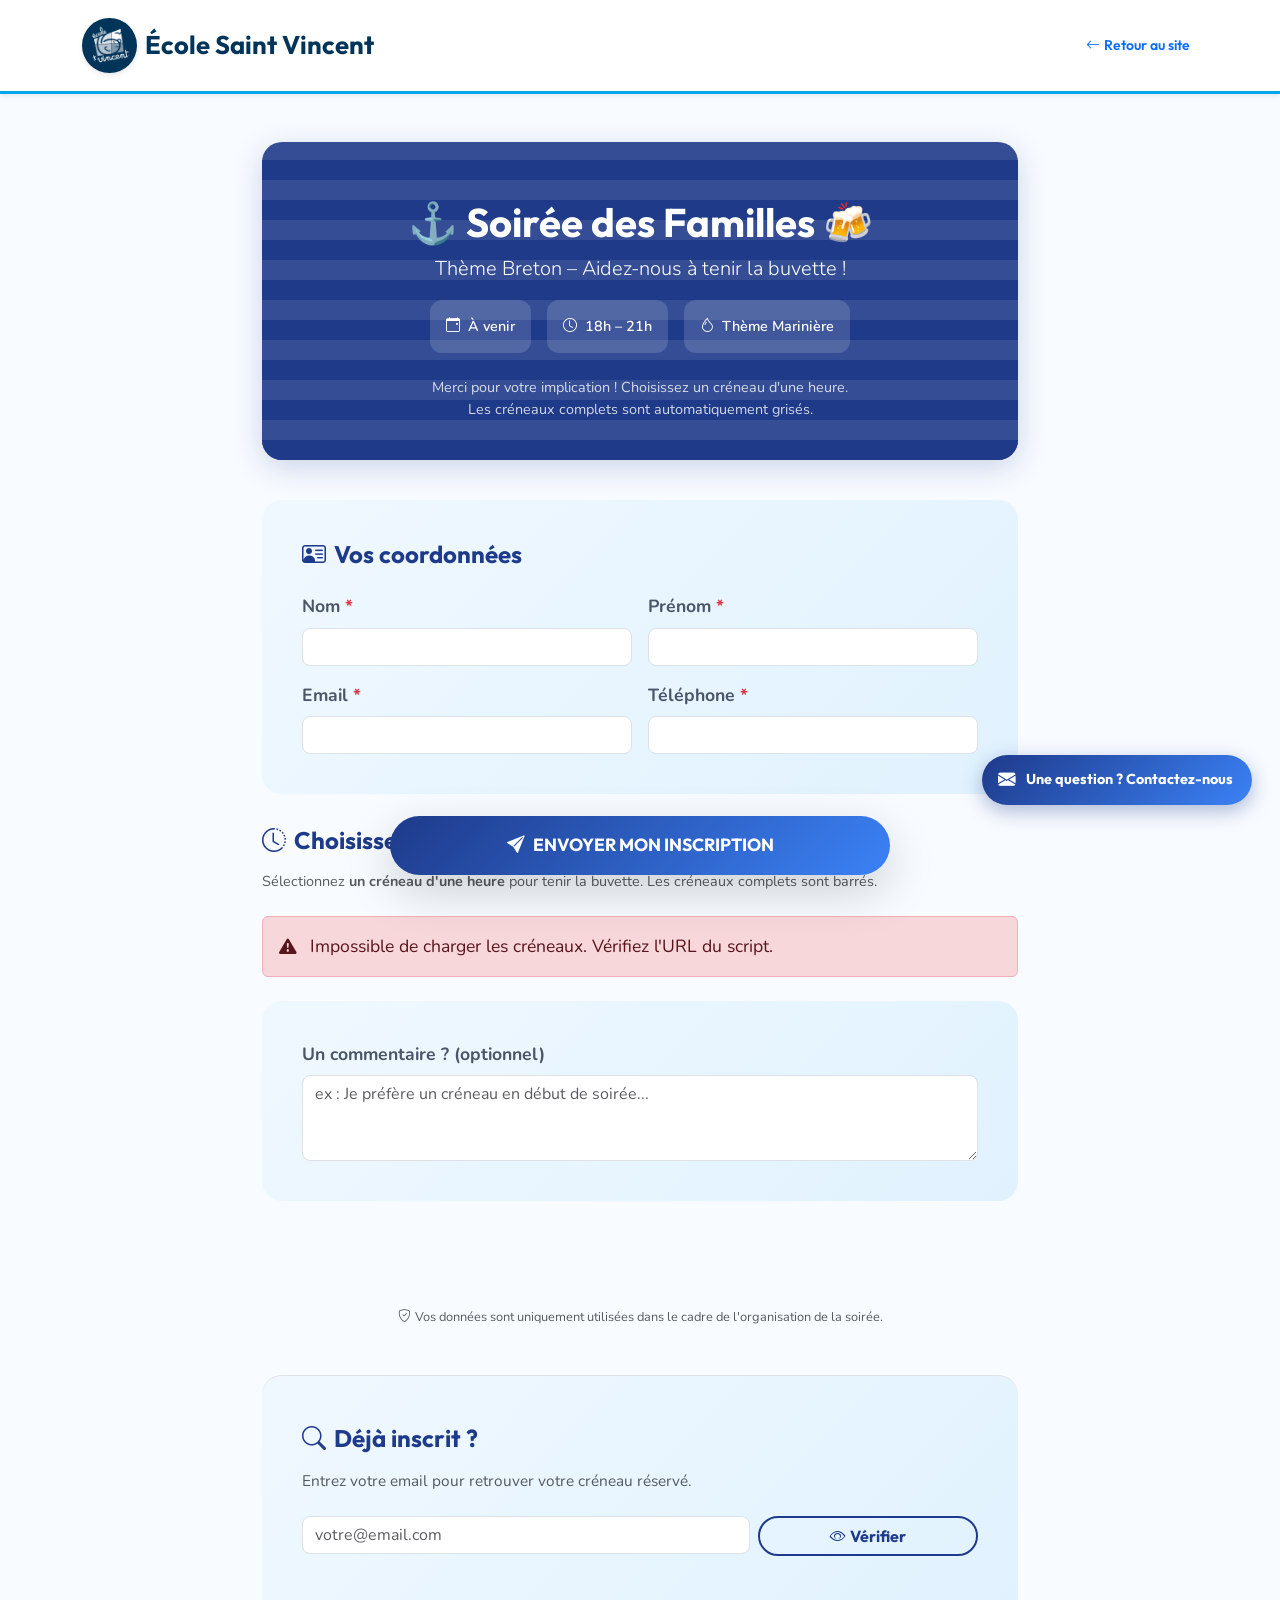
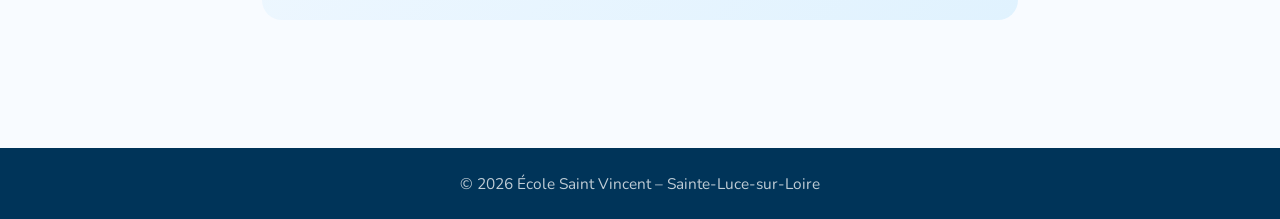
<file: soiree.html>
<!DOCTYPE html>
<html lang="fr">

<head>
    <meta charset="UTF-8">
    <meta name="viewport" content="width=device-width, initial-scale=1.0">
    <meta name="description"
        content="Inscription bénévoles pour la Buvette de la Soirée Bretonne – École Saint Vincent.">
    <title>Soirée Bretonne – Inscription Buvette | École Saint Vincent</title>
    <link rel="preconnect" href="https://fonts.googleapis.com">
    <link rel="preconnect" href="https://fonts.gstatic.com" crossorigin>
    <link
        href="https://fonts.googleapis.com/css2?family=Outfit:wght@400;600;700&family=Nunito:wght@400;600;700&display=swap"
        rel="stylesheet">
    <link href="https://cdn.jsdelivr.net/npm/bootstrap@5.3.0/dist/css/bootstrap.min.css" rel="stylesheet">
    <link rel="stylesheet" href="https://cdn.jsdelivr.net/npm/bootstrap-icons@1.11.0/font/bootstrap-icons.css">
    <link href="assets/css/style.css?v=8" rel="stylesheet">
    <link rel="icon" href="assets/images/favicon.png" type="image/png">

    <!-- Google tag (gtag.js) -->
    <script async src="https://www.googletagmanager.com/gtag/js?id=G-TLTNC3EDD4"></script>
    <script>
        window.dataLayer = window.dataLayer || [];
        function gtag() { dataLayer.push(arguments); }
        gtag('js', new Date());
        gtag('config', 'G-TLTNC3EDD4');
    </script>

    <style>
        .form-section {
            background: linear-gradient(135deg, #f0f8ff 0%, #e0f2fe 100%);
            border-radius: 20px;
            padding: 2.5rem;
            margin-bottom: 2rem;
        }

        .slot-card {
            background: white;
            border-radius: 16px;
            padding: 1.5rem;
            margin-bottom: 1.5rem;
            border-left: 4px solid #1e3a8a;
            box-shadow: 0 2px 8px rgba(0, 0, 0, .06);
            transition: box-shadow .2s;
        }

        .slot-card:hover {
            box-shadow: 0 4px 16px rgba(0, 0, 0, .1);
        }

        .slot-card h5 {
            color: #1e3a8a;
        }

        .hero-soiree {
            background: repeating-linear-gradient(0deg, #1e3a8a, #1e3a8a 20px, #ffffff 20px, #ffffff 40px);
            color: white;
            border-radius: 20px;
            padding: 0;
            text-align: center;
            position: relative;
            overflow: hidden;
            margin-bottom: 2.5rem;
            box-shadow: 0 8px 30px rgba(30, 58, 138, 0.2);
        }

        .hero-soiree-content {
            background: rgba(30, 58, 138, 0.9);
            padding: 2.5rem;
            height: 100%;
            width: 100%;
        }

        .hero-soiree h1,
        .hero-soiree p {
            color: white;
        }

        .info-card {
            background: rgba(255, 255, 255, .15);
            border-radius: 12px;
            padding: 1rem;
            display: inline-flex;
            align-items: center;
            gap: .5rem;
            color: white;
            font-weight: 600;
            font-size: .9rem;
        }

        .btn-submit-soiree {
            background: linear-gradient(135deg, #1e3a8a, #3b82f6);
            color: white;
            border: none;
            border-radius: 50px;
            padding: 1rem 2rem;
            font-family: var(--font-heading);
            font-weight: 700;
            font-size: 1.1rem;
            width: 100%;
            max-width: 500px;
            cursor: pointer;
            transition: opacity .2s, transform .2s;
        }

        .btn-submit-soiree:hover {
            opacity: .9;
            transform: translateY(-2px);
            color: white;
        }

        .btn-submit-soiree:disabled {
            opacity: .5;
            cursor: not-allowed;
            transform: none;
        }

        .creneau-btn {
            border: 2px solid #3b82f6;
            border-radius: 14px;
            padding: 1.2rem 1rem;
            cursor: pointer;
            transition: all .2s;
            background: white;
            text-align: center;
        }

        .creneau-btn:hover {
            background: #eff6ff;
            border-color: #1e3a8a;
        }

        .creneau-btn.selected {
            background: #eff6ff;
            border-color: #1e3a8a;
            box-shadow: 0 0 0 3px rgba(30, 58, 138, 0.15);
        }

        .creneau-btn.full {
            opacity: .45;
            cursor: not-allowed;
            text-decoration: line-through;
        }

        .badge-dispo {
            background: #dcfce7;
            color: #166534;
            border-radius: 50px;
            padding: .2rem .7rem;
            font-size: .78rem;
            font-weight: 600;
        }

        .badge-low {
            background: #fef3c7;
            color: #92400e;
            border-radius: 50px;
            padding: .2rem .7rem;
            font-size: .78rem;
            font-weight: 600;
        }

        .badge-full {
            background: #fee2e2;
            color: #991b1b;
            border-radius: 50px;
            padding: .2rem .7rem;
            font-size: .78rem;
            font-weight: 600;
        }

        .result-msg {
            border-radius: 12px;
            padding: .75rem 1rem;
            margin-top: .5rem;
            font-size: .9rem;
            display: none;
        }

        .result-msg.success {
            background: #dcfce7;
            color: #166534;
            border: 1px solid #86efac;
        }

        .result-msg.error {
            background: #fee2e2;
            color: #991b1b;
            border: 1px solid #fca5a5;
        }

        [data-theme="dark"] .form-section {
            background: var(--color-bg-card) !important;
        }

        [data-theme="dark"] .slot-card {
            background: #1e1e1e;
            border-left-color: #3b82f6;
        }

        [data-theme="dark"] .creneau-btn {
            background: #2d2d2d;
            color: #f8fafc;
            border-color: #1e3a8a;
        }

        [data-theme="dark"] .creneau-btn.selected {
            background: #172554;
        }

        [data-theme="dark"] .hero-soiree {
            background: var(--color-bg-card) !important;
            border: 1px solid #3f3f3f;
        }

        [data-theme="dark"] .form-control,
        [data-theme="dark"] .form-select {
            background-color: #1e1e1e;
            border-color: #3f3f3f;
            color: #f8fafc;
        }
    </style>
</head>

<body>
    <!-- Navbar -->
    <nav class="navbar navbar-expand-lg navbar-light sticky-top navbar-custom shadow-sm">
        <div class="container">
            <a class="navbar-brand d-flex align-items-center gap-2" href="index.html">
                <img src="assets/images/logo.webp" alt="Logo École Saint Vincent" height="45">
                <span class="fw-bold d-none d-sm-inline">École Saint Vincent</span>
            </a>
            <a href="index.html" class="btn btn-outline-primary rounded-pill btn-sm">
                <i class="bi bi-arrow-left me-1"></i>Retour au site
            </a>
        </div>
    </nav>

    <main class="py-5">
        <div class="container" style="max-width: 780px;">

            <!-- Hero -->
            <div class="hero-soiree">
                <div class="hero-soiree-content">
                    <i class="bi bi-anchor display-3 mb-3 d-block text-white"></i>
                    <h1 class="display-6 fw-bold mb-2">⚓ Soirée des Familles 🍻</h1>
                    <p class="lead mb-3">Thème Breton – Aidez-nous à tenir la buvette !</p>
                    <div class="d-flex flex-wrap justify-content-center gap-3">
                        <div class="info-card"><i class="bi bi-calendar-event"></i> À venir</div>
                        <div class="info-card"><i class="bi bi-clock"></i> 18h – 21h</div>
                        <div class="info-card"><i class="bi bi-droplet"></i> Thème Marinière</div>
                    </div>
                    <p class="mt-4 mb-0" style="font-size: .9rem; color: rgba(255,255,255,.8);">
                        Merci pour votre implication ! Choisissez un créneau d'une heure.<br>
                        Les créneaux complets sont automatiquement grisés.
                    </p>
                </div>
            </div>

            <!-- Formulaire -->
            <form id="soireeForm" novalidate>

                <!-- Honey pot anti-bot (protégé contre l'autofill) -->
                <div style="display:none !important; position:absolute; left:-9999px; top:-9999px;" aria-hidden="true">
                    <input type="text" name="hp_bot_check" id="honeypot" tabindex="-1" autocomplete="new-password" value="">
                </div>

                <!-- Coordonnées -->
                <div class="form-section">
                    <h4 class="fw-bold mb-4" style="color:#1e3a8a;"><i class="bi bi-person-vcard me-2"></i>Vos
                        coordonnées</h4>
                    <div class="row g-3">
                        <div class="col-md-6">
                            <label for="nom" class="form-label fw-bold">Nom <span class="text-danger">*</span></label>
                            <input type="text" class="form-control rounded-3" id="nom" required>
                            <div class="invalid-feedback">Veuillez renseigner votre nom.</div>
                        </div>
                        <div class="col-md-6">
                            <label for="prenom" class="form-label fw-bold">Prénom <span
                                    class="text-danger">*</span></label>
                            <input type="text" class="form-control rounded-3" id="prenom" required>
                            <div class="invalid-feedback">Veuillez renseigner votre prénom.</div>
                        </div>
                        <div class="col-md-6">
                            <label for="email" class="form-label fw-bold">Email <span
                                    class="text-danger">*</span></label>
                            <input type="email" class="form-control rounded-3" id="email" required
                                pattern="[a-zA-Z0-9._%+\-]+@[a-zA-Z0-9.\-]+\.[a-zA-Z]{2,}$">
                            <div class="invalid-feedback">Veuillez saisir une adresse email valide.</div>
                        </div>
                        <div class="col-md-6">
                            <label for="telephone" class="form-label fw-bold">Téléphone <span
                                    class="text-danger">*</span></label>
                            <input type="tel" class="form-control rounded-3" id="telephone" required
                                pattern="^(?:(?:\+|00)33|0)\s*[1-9](?:[\s.\-]*\d{2}){4}$">
                            <div class="invalid-feedback">Veuillez saisir un numéro valide (ex: 0612345678).</div>
                        </div>
                    </div>
                </div>

                <!-- Choix créneau -->
                <h4 class="fw-bold mb-3 mt-4" style="color:#1e3a8a;">
                    <i class="bi bi-clock-history me-2"></i>Choisissez votre créneau 🍻 Buvette
                </h4>
                <p class="text-muted mb-4" style="font-size:.9rem;">
                    Sélectionnez <strong>un créneau d'une heure</strong> pour tenir la buvette. Les créneaux complets
                    sont barrés.
                </p>

                <div id="slots-container">
                    <div class="text-center p-4">
                        <div class="spinner-border text-primary" role="status" style="color: #1e3a8a !important;"></div>
                        <p class="mt-2 small text-muted">Chargement des places disponibles...</p>
                    </div>
                </div>

                <!-- Commentaire -->
                <div class="form-section mt-4">
                    <label for="commentaire" class="form-label fw-bold">Un commentaire ? (optionnel)</label>
                    <textarea class="form-control rounded-3" id="commentaire" rows="3"
                        placeholder="ex : Je préfère un créneau en début de soirée..."></textarea>
                </div>

                <!-- Feedback -->
                <div id="global-feedback" class="mt-4 mb-2"></div>

                <!-- Submit -->
                <div class="position-sticky z-3 text-center px-3 mt-4" style="bottom: 25px;">
                    <button type="submit" id="btnSubmit" class="btn-submit-soiree shadow-lg text-uppercase">
                        <i class="bi bi-send-fill me-2"></i>Envoyer mon inscription
                    </button>
                </div>

                <p class="text-center text-muted mt-3" style="font-size: .8rem;">
                    <i class="bi bi-shield-check me-1"></i>Vos données sont uniquement utilisées dans le cadre de
                    l'organisation de la soirée.
                </p>
            </form>

            <!-- Déjà inscrit ? -->
            <div class="form-section mt-5 border-top pt-5">
                <h4 class="fw-bold mb-3" style="color:#1e3a8a;"><i class="bi bi-search me-2"></i>Déjà inscrit ?</h4>
                <p class="text-muted small mb-4">Entrez votre email pour retrouver votre créneau réservé.</p>
                <div class="row g-2">
                    <div class="col-sm-8">
                        <input type="email" id="lookupEmail" class="form-control rounded-3"
                            placeholder="votre@email.com">
                    </div>
                    <div class="col-sm-4">
                        <button onclick="chargerMesInscriptions()" class="btn w-100 rounded-pill fw-bold"
                            style="border: 2px solid #1e3a8a; color: #1e3a8a;">
                            <i class="bi bi-eye me-1"></i>Vérifier
                        </button>
                    </div>
                </div>
                <div id="lookup-results" class="mt-4"></div>
            </div>
        </div>
    </main>

    <!-- FAB Contact -->
    <style>
        #fabContact {
            position: fixed;
            bottom: 28px;
            right: 28px;
            z-index: 1040;
            display: flex;
            align-items: center;
            gap: 10px;
            background: linear-gradient(135deg, #1e3a8a, #3b82f6);
            color: white;
            text-decoration: none;
            border-radius: 50px;
            padding: 0.75rem 1.2rem 0.75rem 1rem;
            box-shadow: 0 6px 20px rgba(30, 58, 138, 0.35);
            font-family: var(--font-heading);
            font-weight: 700;
            font-size: 0.9rem;
            transition: transform 0.2s, box-shadow 0.2s, opacity 0.3s, bottom 0.3s;
            white-space: nowrap;
        }

        #fabContact:hover {
            transform: translateY(-3px);
            box-shadow: 0 10px 28px rgba(120, 53, 15, .45);
            color: white;
        }

        #fabContact.fab-hidden {
            opacity: 0;
            pointer-events: none;
        }

        #fabContact.fab-shifted {
            bottom: 95px;
        }

        @media (max-width: 767px) {
            #fabContact {
                right: 16px;
                padding: 0.85rem;
            }

            #fabContact .fab-label {
                display: none;
            }
        }
    </style>
    <a href="mailto:c.communication@ecolesaintvincent.fr" id="fabContact" title="Une question ?">
        <i class="bi bi-envelope-fill" style="font-size:1.1rem;"></i>
        <span class="fab-label">Une question ? Contactez-nous</span>
    </a>

    <!-- Footer -->
    <footer class="bg-footer text-center py-4 mt-5">
        <p class="mb-0 small text-white opacity-75">© 2026 École Saint Vincent – Sainte-Luce-sur-Loire</p>
    </footer>

    <script src="https://cdn.jsdelivr.net/npm/bootstrap@5.3.0/dist/js/bootstrap.bundle.min.js"></script>
    <script src="assets/js/theme.js"></script>
    <script>
        // ============================================================
        // CONFIGURATION — URL de l'Apps Script
        // ============================================================
        const URL_SCRIPT = 'https://script.google.com/macros/s/AKfycbwQG7qp_kTpqCaL2iqylj6BEEPx4T8BMiTzwIZqk5P--7LZ2qUG9YAqbfyKhIa7GMyL9w/exec';

        // ============================================================
        // CHARGEMENT DES CRÉNEAUX
        // ============================================================
        let slotsData = {};

        async function chargerPlaces() {
            try {
                const res = await fetch(URL_SCRIPT, { redirect: 'follow' });
                const data = await res.json();
                slotsData = data.creneaux || {};
                genererCreneaux(slotsData);
            } catch (err) {
                console.error('Erreur chargement:', err);
                document.getElementById('slots-container').innerHTML =
                    `<div class="alert alert-danger"><i class="bi bi-exclamation-triangle-fill me-2"></i>
                    Impossible de charger les créneaux. Vérifiez l'URL du script.</div>`;
            }
        }

        function genererCreneaux(data) {
            const container = document.getElementById('slots-container');
            if (!data || Object.keys(data).length === 0) {
                container.innerHTML = `<div class="alert alert-warning">Aucun créneau disponible pour le moment.</div>`;
                return;
            }

            let html = '<div class="row justify-content-center g-3 mb-4">';
            Object.entries(data).forEach(([key, infos]) => {
                const restantes = infos.restantes;
                const max = infos.max;
                const isFull = restantes <= 0;
                const isLow = restantes > 0 && restantes <= Math.ceil(max * 0.3);

                const badgeClass = isFull ? 'badge-full' : (isLow ? 'badge-low' : 'badge-dispo');
                const badgeText = isFull ? 'Complet' : `${restantes} place${restantes > 1 ? 's' : ''}`;
                const heureAffichee = infos.creneau.replace('-', ' – ');
                const icon = infos.stand.toLowerCase().includes('buvette') || infos.stand.toLowerCase().includes('bar') ? '🍻' : '⚓';

                html += `
                    <div class="col-sm-4">
                        <input type="checkbox" class="d-none creneau-checkbox" name="selections" 
                            id="chk_${key}" data-stand="${infos.stand}" data-creneau="${infos.creneau}" ${isFull ? 'disabled' : ''}>
                        <label class="creneau-btn w-100 ${isFull ? 'full' : ''}" for="chk_${key}">
                            <div class="fs-2 mb-2">${icon}</div>
                            <div class="fw-bold mb-1">${infos.stand}</div>
                            <div class="small mb-2">${heureAffichee}</div>
                            <span class="${badgeClass}">${badgeText}</span>
                        </label>
                    </div>`;
            });
            html += '</div>';
            container.innerHTML = html;

            // Effet visuel sélection
            document.querySelectorAll('.creneau-checkbox').forEach(chk => {
                chk.addEventListener('change', () => {
                    if (chk.checked) {
                        chk.nextElementSibling.classList.add('selected');
                    } else {
                        chk.nextElementSibling.classList.remove('selected');
                    }
                });
            });
        }

        // ============================================================
        // SOUMISSION
        // ============================================================
        const form = document.getElementById('soireeForm');

        ['nom', 'prenom', 'email', 'telephone'].forEach(id => {
            const field = document.getElementById(id);
            field.addEventListener('input', () => {
                if (field.value.length > 0) {
                    field.classList.toggle('is-valid', field.checkValidity());
                    field.classList.toggle('is-invalid', !field.checkValidity());
                } else {
                    field.classList.remove('is-valid', 'is-invalid');
                }
            });
        });

        form.addEventListener('submit', async function (e) {
            e.preventDefault();

            if (!form.checkValidity()) {
                form.classList.add('was-validated');
                showGlobalFeedback('error', 'Veuillez corriger les champs en rouge.');
                return;
            }

            const honeypot = document.getElementById('honeypot').value;
            if (honeypot) {
                console.warn('Honeypot actif : envoi bloqué.');
                showGlobalFeedback('error', 'Erreur de sécurité : envoi automatisé suspect détecté.');
                return;
            }

            const selections = [];
            document.querySelectorAll('input[name="selections"]:checked').forEach(chk => {
                selections.push({ stand: chk.dataset.stand, creneau: chk.dataset.creneau });
            });

            if (selections.length === 0) {
                showGlobalFeedback('error', 'Veuillez choisir au moins un stand/créneau avant de valider.');
                return;
            }

            const payload = {
                nom: document.getElementById('nom').value.trim(),
                prenom: document.getElementById('prenom').value.trim(),
                email: document.getElementById('email').value.trim(),
                telephone: document.getElementById('telephone').value.trim(),
                selections: selections,
                commentaire: document.getElementById('commentaire').value.trim()
            };

            const btn = document.getElementById('btnSubmit');
            btn.disabled = true;
            btn.innerHTML = '<span class="spinner-border spinner-border-sm me-2"></span>Envoi en cours...';

            try {
                const res = await fetch(URL_SCRIPT, {
                    method: 'POST',
                    redirect: 'follow',
                    headers: { 'Content-Type': 'text/plain' },
                    body: JSON.stringify(payload)
                });
                const data = await res.json();

                if (data.status === 'ok') {
                    showGlobalFeedback('success', `🎉 Merci ${payload.prenom} ! Vos inscriptions ont bien été enregistrées.`);
                    form.reset();
                    form.classList.remove('was-validated');
                    document.querySelectorAll('.is-valid, .is-invalid').forEach(el => el.classList.remove('is-valid', 'is-invalid'));
                    chargerPlaces(); // Refresh des places
                } else {
                    showGlobalFeedback('error', data.message || 'Une erreur est survenue. Veuillez réessayer.');
                }
            } catch (err) {
                console.error(err);
                showGlobalFeedback('error', 'Erreur réseau. Vérifiez votre connexion et réessayez.');
            } finally {
                btn.disabled = false;
                btn.innerHTML = '<i class="bi bi-send-fill me-2"></i>Envoyer mon inscription';
            }
        });

        function showGlobalFeedback(type, message) {
            const el = document.getElementById('global-feedback');
            el.innerHTML = `<div class="result-msg ${type}" style="display:block;">
                <i class="bi bi-${type === 'success' ? 'check-circle-fill' : 'x-circle-fill'} me-2"></i>${message}
            </div>`;
            el.scrollIntoView({ behavior: 'smooth', block: 'center' });
        }

        // ============================================================
        // VÉRIFICATION INSCRIPTION EXISTANTE
        // ============================================================
        async function chargerMesInscriptions() {
            const email = document.getElementById('lookupEmail').value.trim();
            if (!email) return;
            const resultsDiv = document.getElementById('lookup-results');
            resultsDiv.innerHTML = '<div class="spinner-border spinner-border-sm text-warning"></div>';

            try {
                const res = await fetch(`${URL_SCRIPT}?action=lookup&email=${encodeURIComponent(email)}`, { redirect: 'follow' });
                const data = await res.json();

                if (!data.inscriptions || data.inscriptions.length === 0) {
                    resultsDiv.innerHTML = `<div class="alert alert-info"><i class="bi bi-info-circle me-2"></i>Aucune inscription trouvée pour cet email.</div>`;
                } else {
                    let html = '<div class="slot-card"><h5><i class="bi bi-check-circle-fill text-success me-2"></i>Vos inscriptions</h5><ul class="list-unstyled mb-0 mt-3">';
                    data.inscriptions.forEach(i => {
                        html += `<li class="mb-2">⚓ ${i.stand} — <strong>${i.creneau.replace('-', ' – ')}</strong></li>`;
                    });
                    html += '</ul></div>';
                    resultsDiv.innerHTML = html;
                }
            } catch (err) {
                resultsDiv.innerHTML = `<div class="alert alert-danger">Erreur lors de la recherche.</div>`;
            }
        }

        // FAB positioning
        (function () {
            const fab = document.getElementById('fabContact');
            const footer = document.querySelector('footer');
            const form = document.getElementById('soireeForm');
            if (!fab) return;
            let footerVisible = false, formVisible = false;
            function updateFab() {
                fab.classList.toggle('fab-hidden', footerVisible);
                fab.classList.toggle('fab-shifted', formVisible && !footerVisible);
            }
            if (footer) new IntersectionObserver(e => { footerVisible = e[0].isIntersecting; updateFab(); }, { threshold: 0.05 }).observe(footer);
            if (form) new IntersectionObserver(e => { formVisible = e[0].isIntersecting; updateFab(); }, { threshold: 0.05 }).observe(form);
        })();

        // Lancer le chargement
        chargerPlaces();
    </script>
    <script src="assets/js/analytics.js" defer></script>
</body>

</html>
</file>
<file: site_ecole_light/assets/css/style.css>
/* Font Variables */
:root {
    --font-heading: 'Outfit', sans-serif;
    --font-body: 'Nunito', sans-serif;

    /* Blue-Dominant Palette */
    --color-primary: #00A8E8;
    /* Sky Blue */
    --color-primary-dark: #007EA7;
    --color-royal: #003459;
    /* Deep Blue */
    --color-text: #4a5568;
    /* Grey */

    /* Accents */
    --color-secondary: #7209B7;
    /* Violet */
    --color-accent: #EF476F;
    /* Pink */
    --color-success: #06D6A0;
    /* Mint */

    --color-bg-light: #F0F8FF;
}

body {
    font-family: var(--font-body);
    font-size: 1.1rem;
    color: var(--color-text);
    background-color: #f8fbff;
    min-height: 100vh;
    display: flex;
    flex-direction: column;
}

/* Ensure footer sticks to bottom with no white space */
footer.bg-footer {
    margin-top: auto;
}

h1,
h2,
h3,
h4,
h5,
h6,
.font-heading {
    font-family: var(--font-heading);
    color: var(--color-royal);
    font-weight: 700;
}

/* Utility Classes for Colors */
.text-royal {
    color: var(--color-royal) !important;
}

.bg-royal {
    background-color: var(--color-royal) !important;
}

.text-primary {
    color: var(--color-primary) !important;
}

.bg-primary {
    background-color: var(--color-primary) !important;
}

.text-secondary {
    color: var(--color-secondary) !important;
}

/* Navbar */
.navbar-custom {
    background-color: rgba(255, 255, 255, 0.98);
    backdrop-filter: blur(10px);
    padding: 0.8rem 0;
    border-bottom: 3px solid var(--color-primary);
    z-index: 1020;
    /* Valeur standard, ne la monte pas trop haut */
    /* Ensure it stays behind modals/offcanvas */
}

.navbar-brand img {
    /* Rounded Pastille Style */
    background: var(--color-royal);
    border-radius: 50%;
    padding: 6px;
    box-shadow: 0 2px 5px rgba(0, 0, 0, 0.1);
    height: 55px;
    /* Slightly larger to fit padding */
    width: 55px;
    object-fit: contain;
}

.navbar-brand {
    font-family: var(--font-heading);
    font-size: 1.6rem;
    color: var(--color-royal) !important;
}

.nav-link {
    font-weight: 600;
    color: var(--color-royal) !important;
    transition: all 0.3s;
    border-radius: 8px;
    padding: 0.5rem 1rem !important;
}

.nav-link:hover,
.nav-link.active {
    color: var(--color-primary) !important;
    background-color: rgba(0, 168, 232, 0.05);
    /* Default nav link hover */
}

/* Carousel */
.carousel-caption {
    background: none;
    backdrop-filter: none;
    border-radius: 0;
    padding: 1.5rem 10%;
    bottom: 8%;
    left: 0;
    right: 0;
    width: 100%;
    max-width: 100%;
    box-shadow: none;
    text-align: left;
}

.carousel-caption h1,
.carousel-caption h2 {
    color: white;
    margin-bottom: 0.5rem;
    text-shadow: 0 2px 8px rgba(0, 0, 0, 0.7), 0 0 30px rgba(0, 0, 0, 0.4);
    font-weight: 800;
}

.carousel-caption p {
    color: rgba(255, 255, 255, 0.95);
    margin-bottom: 0;
    text-shadow: 0 2px 6px rgba(0, 0, 0, 0.6), 0 0 20px rgba(0, 0, 0, 0.3);
}

/* Animations */
.slide-in-bottom {
    animation: slideUp 0.8s cubic-bezier(0.2, 0.8, 0.2, 1) forwards;
    opacity: 0;
    transform: translateY(20px);
}

.delay-1 {
    animation-delay: 0.2s;
}

@keyframes slideUp {
    to {
        opacity: 1;
        transform: translateY(0);
    }
}

/* Sections */
.bg-light-fun {
    background-color: var(--color-bg-light);
}

/* Fix Scroll Offset for Anchor Links */
section {
    scroll-margin-top: 100px;
}

.bg-royal-light {
    background-color: #E0F2FE;
    color: var(--color-royal);
}

.sep-line {
    height: 4px;
    width: 60px;
    background-color: var(--color-primary);
    border-radius: 2px;
    margin-bottom: 1.5rem;
}

/* Cards */
.card-team {
    transition: transform 0.3s, box-shadow 0.3s;
    background: white;
    border-radius: 16px !important;
    border: 1px solid rgba(0, 0, 0, 0.05);
}

.card-team:hover {
    transform: translateY(-5px);
    box-shadow: 0 15px 30px rgba(0, 52, 89, 0.1);
}

.avatar-circle {
    width: 100px;
    height: 100px;
    border-radius: 50%;
    object-fit: cover;
    border: 3px solid var(--color-primary);
    padding: 3px;
    background: white;
}

/* Agenda */
.date-box {
    font-family: var(--font-heading);
    border-radius: 12px;
}
 
.date-box.primary {
    background-color: var(--color-primary);
    color: white;
}

.date-box.secondary {
    background-color: var(--color-secondary);
    color: white;
}

.date-box.accent {
    background-color: var(--color-accent);
    color: white;
}

.date-box.success {
    background-color: var(--color-success);
    color: white;
}

.bg-menu {
    background: linear-gradient(135deg, var(--color-primary) 0%, var(--color-primary-dark) 100%);
}

/* Tabs */
.nav-pills .nav-link {
    border-radius: 50rem;
    padding: 0.5rem 1.5rem;
    color: var(--color-royal);
    background: white;
    border: 1px solid var(--color-primary);
    margin-right: 0.5rem;
    margin-bottom: 0.5rem;
    font-weight: 600;
}

.nav-pills .nav-link:hover {
    background-color: var(--color-primary);
    /* Blue background on hover */
    color: white !important;
    /* White text on hover */
}

.nav-pills .nav-link.active {
    background-color: var(--color-primary);
    color: white !important;
    /* White text for active state */
}

/* Footer */
.bg-footer {
    background-color: var(--color-royal);
    color: white;
}

.footer-link {
    color: rgba(255, 255, 255, 0.7);
    text-decoration: none;
    transition: color 0.2s;
}

.footer-link:hover {
    color: var(--color-primary);
}

.grayscale-logo {
    filter: brightness(0) invert(1);
    opacity: 0.8;
}

/* Buttons */
.btn {
    font-family: var(--font-heading);
    font-weight: 600;
    border: none;
}

.btn-royal {
    background-color: var(--color-royal);
    color: white;
}

.btn-royal:hover {
    background-color: #002038;
    color: white !important;
}

.btn-action {
    background-color: var(--color-accent);
    color: white;
}

.btn-action:hover {
    background-color: #d13056;
    color: white !important;
}

/* --- Visual Polish Additions --- */

/* Dots Pattern */
.bg-dots {
    background-color: #ffffff;
    background-image: radial-gradient(#4a90e2 1px, transparent 1px);
    background-size: 20px 20px;
}





/* Loading Spinner */
#loader {
    position: fixed;
    top: 0;
    left: 0;
    width: 100%;
    height: 100%;
    background: #ffffff;
    z-index: 9999;
    display: flex;
    justify-content: center;
    align-items: center;
    transition: opacity 0.5s ease;
}

.spinner {
    width: 50px;
    height: 50px;
    border: 5px solid #f3f3f3;
    border-top: 5px solid #322BC0;
    /* Royal Blue */
    border-radius: 50%;
    animation: spin 1s linear infinite;
}

@keyframes spin {
    0% {
        transform: rotate(0deg);
    }

    100% {
        transform: rotate(360deg);
    }
}

/* Explicit Z-Index Hierarchy - User Request */
/* On force l'offcanvas à être au-dessus de TOUT, y compris la navbar sticky */
.offcanvas {
    z-index: 1055 !important;
    /* Bootstrap Navbar est à 1020, Backdrop à 1040 */
}

/* Le fond grisé doit être juste en dessous de l'offcanvas */
.offcanvas-backdrop {
    z-index: 1050 !important;
}

/* Modal au-dessus de l'offcanvas si besoin, ou même niveau */
.modal {
    z-index: 1060 !important;
}

.modal-backdrop {
    z-index: 1058 !important;
    /* Just below modal */
}

.modal-dialog {
    z-index: 1061;
}

/* ===============================================
   PRÉSENTATION — Nouveau design
   =============================================== */

.school-identity-card {
    background: linear-gradient(135deg, var(--color-royal) 0%, #00618a 100%);
    border-radius: 20px;
    padding: 1.75rem 2rem;
    color: white;
    position: relative;
    overflow: hidden;
}

.school-identity-card::after {
    content: '';
    position: absolute;
    top: -40px;
    right: -40px;
    width: 160px;
    height: 160px;
    background: rgba(255, 255, 255, .05);
    border-radius: 50%;
}

.school-identity-card .badge-esv {
    background: rgba(255, 255, 255, .15);
    color: white;
    font-size: .78rem;
    padding: .3rem .8rem;
    border-radius: 50px;
    display: inline-block;
    margin-bottom: .75rem;
}

.school-identity-card h3 {
    color: white;
    font-size: 1.35rem;
    margin-bottom: .4rem;
}

.school-identity-card p {
    color: rgba(255, 255, 255, .8);
    font-size: .92rem;
    margin-bottom: 0;
}

.info-pill {
    display: flex;
    align-items: center;
    gap: .6rem;
    background: white;
    border: 1.5px solid #e2e8f0;
    border-radius: 50px;
    padding: .45rem 1rem;
    font-size: .88rem;
    font-weight: 600;
    color: var(--color-royal);
    white-space: nowrap;
}

.info-pill i {
    color: var(--color-primary);
    font-size: 1rem;
}

.text-truncated-content {
    overflow: hidden;
    transition: max-height .4s ease;
}

.text-truncated-content.collapsed {
    max-height: 340px;
}

.text-truncated-content.expanded {
    max-height: 1000px;
}

.read-more-fade {
    position: relative;
    margin-top: -3rem;
    padding-top: 3rem;
    background: linear-gradient(to bottom, transparent, var(--color-bg-light));
    text-align: center;
}

.read-more-fade.hidden {
    display: none;
}

.director-card {
    display: flex;
    align-items: center;
    gap: 1rem;
    padding: .9rem 1.2rem;
    background: white;
    border-radius: 14px;
    border: 1px solid #e8f4ff;
    box-shadow: 0 2px 8px rgba(0, 52, 89, .06);
}

.director-avatar {
    width: 48px;
    height: 48px;
    background: linear-gradient(135deg, var(--color-royal), var(--color-primary));
    border-radius: 50%;
    display: flex;
    align-items: center;
    justify-content: center;
    flex-shrink: 0;
    color: white;
    font-size: 1.2rem;
}

/* ===============================================
   PROJET ÉDUCATIF — Accordéon
   =============================================== */

.projet-hero {
    background: linear-gradient(135deg, #e0f2fe 0%, #f0f4ff 100%);
    border-radius: 20px;
    padding: 2.5rem;
    text-align: center;
    margin-bottom: 2.5rem;
    position: relative;
    overflow: hidden;
}

.projet-hero .citation {
    font-size: .95rem;
    color: #64748b;
    font-style: italic;
    max-width: 480px;
    margin: .5rem auto 0;
}

.edu-accordion .accordion-item {
    border: none;
    border-radius: 14px !important;
    margin-bottom: .75rem;
    overflow: hidden;
    box-shadow: 0 2px 8px rgba(0, 52, 89, .06);
}

.edu-accordion .accordion-button {
    font-family: var(--font-heading);
    font-weight: 700;
    font-size: 1rem;
    color: var(--color-royal);
    background: white;
    border-radius: 14px !important;
    padding: 1.1rem 1.5rem;
    gap: 1rem;
}

.edu-accordion .accordion-button:not(.collapsed) {
    background: #f0f8ff;
    color: var(--color-royal);
    box-shadow: none;
}

.edu-accordion .accordion-button .acc-icon {
    width: 36px;
    height: 36px;
    border-radius: 10px;
    display: flex;
    align-items: center;
    justify-content: center;
    font-size: 1rem;
    flex-shrink: 0;
    color: white;
}

.acc-icon.blue {
    background: linear-gradient(135deg, #003459, #00A8E8);
}

.acc-icon.green {
    background: linear-gradient(135deg, #064e3b, #06D6A0);
}

.acc-icon.violet {
    background: linear-gradient(135deg, #4c1d95, #7209B7);
}

.acc-icon.pink {
    background: linear-gradient(135deg, #9f1239, #EF476F);
}

.acc-icon.sky {
    background: linear-gradient(135deg, #0369a1, #38bdf8);
}

.acc-icon.teal {
    background: linear-gradient(135deg, #115e59, #0d9488);
}

.edu-accordion .accordion-body {
    background: white;
    padding: 1.25rem 1.5rem 1.5rem;
    border-top: 1px solid #f0f8ff;
}

.edu-accordion .accordion-body p {
    font-size: .95rem;
    color: var(--color-text);
}

.edu-accordion .accordion-body .quote {
    font-style: italic;
    color: #64748b;
    font-size: .9rem;
    border-left: 3px solid var(--color-primary);
    padding-left: .75rem;
    margin-bottom: 1rem;
}

.suivi-card {
    background: linear-gradient(135deg, #f0f8ff, #e8f4ff);
    border-radius: 16px;
    padding: 1.5rem;
    height: 100%;
}

.suivi-card li {
    font-size: .88rem;
    display: flex;
    align-items: center;
    gap: .5rem;
    padding: .3rem 0;
}

/* ===============================================
   NEWSLETTER — Bandeau + Modal
   =============================================== */

.newsletter-strip {
    background: linear-gradient(135deg, #003459 0%, #00618a 100%);
    padding: 1.25rem 0;
}

.newsletter-strip h5 {
    color: white;
    font-size: 1rem;
    margin-bottom: .15rem;
}

.newsletter-strip p {
    color: rgba(255, 255, 255, .7);
    font-size: .82rem;
    margin: 0;
}

.newsletter-modal-header {
    background: linear-gradient(135deg, var(--color-royal) 0%, #00618a 100%);
    color: white;
    padding: 2rem 1.5rem 1.5rem;
    position: relative;
    overflow: hidden;
}

.newsletter-modal-header h5 {
    color: white;
    font-size: 1.3rem;
    margin-bottom: .3rem;
}

.newsletter-modal-header p {
    color: rgba(255, 255, 255, .8);
    font-size: .88rem;
    margin: 0;
}

.newsletter-benefit {
    display: flex;
    align-items: center;
    gap: .75rem;
    padding: .6rem 0;
    font-size: .88rem;
}

.newsletter-benefit i {
    color: var(--color-primary);
    font-size: 1rem;
}

.form-control-newsletter {
    border: 2px solid #e2e8f0;
    border-radius: 10px;
    padding: .75rem 1rem;
    font-size: .95rem;
    transition: border-color .2s;
}

.form-control-newsletter:focus {
    border-color: var(--color-primary);
    box-shadow: 0 0 0 3px rgba(0, 168, 232, .1);
    outline: none;
}

.btn-newsletter-submit {
    background: linear-gradient(135deg, var(--color-royal), var(--color-primary-dark));
    color: white;
    border: none;
    border-radius: 10px;
    padding: .75rem;
    font-family: var(--font-heading);
    font-weight: 700;
    font-size: 1rem;
    width: 100%;
    cursor: pointer;
    transition: opacity .2s;
}

.btn-newsletter-submit:hover {
    opacity: .9;
}

/* ===============================================
   STATS LINE — Carte bleue identité
   =============================================== */

.stats-line {
    display: flex;
    align-items: center;
    gap: .5rem;
    margin-top: 1rem;
    padding-top: .75rem;
    border-top: 1px solid rgba(255, 255, 255, .15);
    font-size: .85rem;
    font-weight: 600;
    color: rgba(255, 255, 255, .85);
    flex-wrap: wrap;
}

.stats-sep {
    color: rgba(255, 255, 255, .35);
}

/* ===============================================
   MAP INFO BAR — Adresse sous la carte
   =============================================== */

.map-info-bar {
    display: flex;
    justify-content: space-between;
    align-items: center;
    flex-wrap: wrap;
    gap: .5rem;
    margin-top: .5rem;
    padding: .6rem 1rem;
    background: rgba(0, 52, 89, .04);
    border-radius: 12px;
    font-size: .84rem;
    color: var(--color-text);
}

/* ===============================================
   HORAIRES & CONTACT — Card unifiée avec tabs
   =============================================== */

.horaires-contact-card {
    border: 1px solid #e8f4ff !important;
}

/* Override des pills globaux pour les tabs horaires plus compacts */
.horaires-tabs.nav-pills .nav-link {
    font-size: .75rem;
    padding: .3rem .8rem;
    border-radius: 20px;
    border-color: #e2e8f0;
    background: #f8fafc;
    color: var(--color-text);
    transition: all .2s ease;
}

.horaires-tabs.nav-pills .nav-link:hover {
    background: var(--color-primary);
    color: white !important;
    border-color: var(--color-primary);
}

.horaires-tabs.nav-pills .nav-link.active {
    background: var(--color-primary);
    color: white !important;
    border-color: var(--color-primary);
}

.horaires-block {
    padding: 1rem 1.2rem;
    border-radius: 12px;
    border-left: 4px solid;
}

.horaires-block.blue {
    background: #e0f2fe;
    border-left-color: var(--color-primary);
}

.horaires-block.purple {
    background: #ede9fe;
    border-left-color: var(--color-secondary);
}

.horaires-block.teal {
    background: #f0fdfa;
    border-left-color: #0d9488;
}

.horaires-row {
    display: flex;
    justify-content: space-between;
    align-items: center;
    padding: .35rem 0;
    font-size: .9rem;
}

.horaires-row span {
    color: var(--color-text);
}

.horaires-row strong {
    color: var(--color-royal);
}

.horaires-note {
    font-size: .78rem;
    color: #94a3b8;
    margin-top: .35rem;
    padding-top: .35rem;
    border-top: 1px dashed rgba(0, 0, 0, .08);
}

/* Tooltip périscolaire */
.peri-tooltip {
    color: #94a3b8;
    cursor: help;
    font-size: .85rem;
    transition: color .2s;
}

.peri-tooltip:hover,
.peri-tooltip:focus {
    color: var(--color-primary);
}

/* ========================================= */
/* CAROUSEL REFINEMENTS (Global)           */
/* ========================================= */
/* Light mode carousel background */
[data-theme="light"] #homeCarousel .carousel-inner {
    background-color: #ffffff;
}

.carousel-caption {
    bottom: 8% !important;
    padding-bottom: 0 !important;
}

.carousel-caption h1,
.carousel-caption h2 {
    font-size: 1.5rem !important;
    margin-bottom: 0.5rem !important;
}

.carousel-caption p {
    font-size: 1rem !important;
    margin-bottom: 0 !important;
}

/* Subtle bottom vignette for text readability */
.carousel-item::after {
    content: '';
    position: absolute;
    bottom: 0;
    left: 0;
    right: 0;
    height: 50%;
    background: linear-gradient(to top, rgba(0, 0, 0, 0.45) 0%, transparent 100%);
    pointer-events: none;
}

/* ========================================= */
/* MOBILE RESPONSIVENESS & MEDIA QUERIES   */
/* ========================================= */

@media (max-width: 576px) {

    /* 1. Typography */
    body {
        font-size: 1rem;
    }

    .display-3 {
        font-size: 2.2rem;
    }

    .display-5 {
        font-size: 1.8rem;
    }

    /* Navbar Title - show title with truncation */
    .navbar-brand-text {
        font-size: 1.1rem;
        font-weight: bold;
        display: inline-block;
        max-width: 160px;
        white-space: nowrap;
        overflow: hidden;
        text-overflow: ellipsis;
        margin-left: 0.5rem;
    }

    /* 2. Carousel */
    #homeCarousel .carousel-item img {
        height: 50vh !important;
    }

    .carousel-caption {
        bottom: 2% !important;
        display: block !important;
        padding-left: 1rem;
        padding-right: 1rem;
    }

    .carousel-caption h1,
    .carousel-caption h2 {
        font-size: 1.2rem !important;
        /* Shrunk for mobile */
    }

    .carousel-caption p {
        font-size: 0.85rem !important;
    }

    /* 3. L'École Tabs - Horizontal scroll */
    #pills-tab {
        flex-wrap: nowrap;
        overflow-x: auto;
        -webkit-overflow-scrolling: touch;
        justify-content: center !important;
        padding-bottom: 5px;
        scrollbar-width: none;
        /* Firefox */
    }

    #pills-tab::-webkit-scrollbar {
        display: none;
        /* Chrome/Safari/Edge */
    }

    .nav-pills .nav-link {
        white-space: nowrap;
        font-size: 0.95rem;
        padding: 0.5rem 1rem;
    }

    /* 4. Map Height */
    .map-container {
        height: 200px !important;
    }

    .map-info-bar {
        font-size: 0.9rem;
    }

    /* 5. Section Padding */
    .py-5 {
        padding-top: 2rem !important;
        padding-bottom: 2rem !important;
    }

    /* 6. Newsletter Modal Keyboard fix */
    #newsletterModal .modal-dialog {
        margin: 0.5rem;
        max-width: calc(100% - 1rem);
    }

    #newsletterModal .modal-body {
        max-height: 70vh;
        overflow-y: auto;
    }
}

@media (min-width: 577px) {
    .navbar-brand-text {
        font-size: 1.25rem;
        font-weight: bold;
        margin-left: 0.5rem;
    }

    .map-container {
        height: 280px;
    }
}

/* ========================================= */
/* DARK THEME SUPPORT                      */
/* ========================================= */

[data-theme="dark"] {
    --color-text: #f8fafc;
    --color-bg-dark: #000000;
    --color-bg-card: #282828;
}

/* --- Base --- */
[data-theme="dark"] body {
    background-color: var(--color-bg-dark);
    color: var(--color-text);
}

[data-theme="dark"] h1,
[data-theme="dark"] h2,
[data-theme="dark"] h3,
[data-theme="dark"] h4,
[data-theme="dark"] h5,
[data-theme="dark"] h6,
[data-theme="dark"] .text-royal,
[data-theme="dark"] .text-dark,
[data-theme="dark"] .display-3,
[data-theme="dark"] .display-5 {
    color: #f8fafc !important;
}

[data-theme="dark"] .text-muted,
[data-theme="dark"] .director-card .text-muted,
[data-theme="dark"] .event-card .text-muted {
    color: #94a3b8 !important;
}

/* --- Section backgrounds (full-width = black) --- */
[data-theme="dark"] .bg-white,
[data-theme="dark"] .bg-light,
[data-theme="dark"] .bg-footer,
[data-theme="dark"] section.bg-light-fun {
    background-color: var(--color-bg-dark) !important;
    border: none !important;
    box-shadow: none !important;
    border-radius: 0 !important;
}

[data-theme="dark"] footer.bg-footer {
    border-top: 1px solid #333;
}

/* --- Cards, Panels & Elevated surfaces --- */
[data-theme="dark"] .card,
[data-theme="dark"] .card.border-0,
[data-theme="dark"] .bg-light-fun,
[data-theme="dark"] .director-card,
[data-theme="dark"] .event-card,
[data-theme="dark"] .suivi-card,
[data-theme="dark"] .bg-menu,
[data-theme="dark"] .card.bg-menu {
    background-color: var(--color-bg-card) !important;
    border: 1px solid #3f3f3f !important;
    color: var(--color-text) !important;
    box-shadow: 0 4px 6px -1px rgba(0, 0, 0, 0.5), 0 2px 4px -2px rgba(0, 0, 0, 0.5) !important;
}

[data-theme="dark"] .card:hover,
[data-theme="dark"] .hover-lift:hover,
[data-theme="dark"] .director-card:hover,
[data-theme="dark"] .event-card:hover,
[data-theme="dark"] .suivi-card:hover {
    transform: translateY(-4px);
    box-shadow: 0 10px 15px -3px rgba(0, 0, 0, 0.6), 0 4px 6px -4px rgba(0, 0, 0, 0.6) !important;
    border-color: #575757 !important;
}

[data-theme="dark"] .bg-light-fun {
    border-radius: 1rem !important;
}

/* --- Navbar --- */
[data-theme="dark"] .navbar-custom {
    background-color: #000000;
    border-bottom-color: var(--color-primary);
}

[data-theme="dark"] .navbar-brand-text {
    color: #f8fafc !important;
}

[data-theme="dark"] .navbar-nav .nav-link {
    color: #cbd5e1 !important;
}

[data-theme="dark"] .navbar-nav .nav-link.active,
[data-theme="dark"] .navbar-nav .nav-link:hover {
    color: #38bdf8 !important;
}

[data-theme="dark"] .navbar-nav .btn-action {
    background-color: var(--color-accent) !important;
    color: white !important;
    border: none;
}

/* --- Shared invert filter (close buttons, togglers, accordion arrows) --- */
[data-theme="dark"] .navbar-toggler-icon,
[data-theme="dark"] .offcanvas-header .btn-close,
[data-theme="dark"] .modal-header .btn-close,
[data-theme="dark"] .accordion-button::after {
    filter: invert(1) grayscale(100%) brightness(200%);
}

/* --- Carousel --- */
[data-theme="dark"] #homeCarousel .carousel-inner {
    background-color: var(--color-bg-dark);
}

/* --- Tabs & Pills --- */
[data-theme="dark"] .nav-pills .nav-link:not(.active) {
    color: var(--color-text);
}

[data-theme="dark"] .horaires-tabs.nav-pills .nav-link {
    background-color: var(--color-bg-dark);
    border: 2px solid #3f3f3f;
    color: #e0e0e0 !important;
}

[data-theme="dark"] .horaires-tabs.nav-pills .nav-link.active,
[data-theme="dark"] .horaires-tabs.nav-pills .nav-link:hover {
    background-color: rgba(56, 189, 248, 0.1) !important;
    border-color: #38bdf8 !important;
    color: #38bdf8 !important;
    box-shadow: 0 0 10px rgba(56, 189, 248, 0.2);
}

/* --- Offcanvas --- */
[data-theme="dark"] .offcanvas {
    background-color: var(--color-bg-card);
    color: var(--color-text);
}

[data-theme="dark"] .offcanvas-header {
    background-color: rgba(30, 30, 30, 0.98) !important;
    border-bottom: 1px solid #333;
}

[data-theme="dark"] .offcanvas-title {
    color: #f8fafc !important;
}

[data-theme="dark"] .offcanvas-body {
    background-color: var(--color-bg-dark);
    color: var(--color-text);
}

/* --- Modals --- */
[data-theme="dark"] .modal-content {
    background-color: var(--color-bg-card);
    color: var(--color-text);
    border-color: #333;
}

[data-theme="dark"] .alert-light {
    background-color: var(--color-bg-card) !important;
    border-color: #333 !important;
    color: var(--color-text) !important;
}

[data-theme="dark"] .newsletter-modal-header {
    background: var(--color-bg-card);
    border-bottom: 1px solid #333;
}

[data-theme="dark"] .newsletter-modal-header h5,
[data-theme="dark"] .newsletter-modal-header p {
    color: #f8fafc;
}

/* --- Forms --- */
[data-theme="dark"] .form-control {
    background-color: #2d3748;
    border-color: #4a5568;
    color: #e2e8f0;
}

[data-theme="dark"] .form-control:focus {
    background-color: #2d3748;
    color: #fff;
}

[data-theme="dark"] .form-control::placeholder {
    color: #94a3b8;
    opacity: 1;
}

/* --- Buttons --- */
[data-theme="dark"] .btn-primary {
    background-color: var(--color-primary);
    border-color: var(--color-primary);
    color: #fff;
    box-shadow: 0 0 10px rgba(0, 168, 232, 0.3);
}

[data-theme="dark"] .btn-action {
    background-color: var(--color-accent);
    color: #fff !important;
    border-color: var(--color-accent);
}

[data-theme="dark"] .btn-action:hover {
    background-color: #be123c !important;
    border-color: #be123c !important;
}

[data-theme="dark"] .newsletter-strip .btn-light {
    background-color: var(--color-primary) !important;
    color: #fff !important;
    border-color: var(--color-primary) !important;
    font-weight: bold;
}

/* --- Horaires blocks --- */
[data-theme="dark"] .horaires-block.blue {
    background: rgba(0, 168, 232, 0.15);
}

[data-theme="dark"] .horaires-block.purple {
    background: rgba(114, 9, 183, 0.15);
}

[data-theme="dark"] .horaires-block.teal {
    background: rgba(13, 148, 136, 0.15);
}

[data-theme="dark"] .horaires-block span {
    color: #e0f2fe !important;
}

[data-theme="dark"] .horaires-block strong {
    color: #ffffff !important;
}

/* --- Accordions --- */
[data-theme="dark"] .accordion-item,
[data-theme="dark"] .edu-accordion .accordion-item {
    background-color: var(--color-bg-card);
    border-color: #333;
}

[data-theme="dark"] .accordion-button,
[data-theme="dark"] .edu-accordion .accordion-button {
    background-color: var(--color-bg-card) !important;
    color: #f8fafc !important;
}

[data-theme="dark"] .accordion-button:not(.collapsed),
[data-theme="dark"] .edu-accordion .accordion-button:not(.collapsed) {
    background-color: rgba(0, 168, 232, 0.1) !important;
    color: var(--color-primary) !important;
}

[data-theme="dark"] .accordion-body,
[data-theme="dark"] .edu-accordion .accordion-body {
    background-color: var(--color-bg-card) !important;
    color: var(--color-text) !important;
}

[data-theme="dark"] .accordion-body p,
[data-theme="dark"] .accordion-body strong,
[data-theme="dark"] .accordion-body li,
[data-theme="dark"] .accordion-body h6 {
    color: #f8fafc !important;
}

/* --- Projet Éducatif --- */
[data-theme="dark"] .projet-hero {
    background: var(--color-bg-card);
    border: 1px solid #333;
}

[data-theme="dark"] .projet-hero .citation,
[data-theme="dark"] .edu-accordion .accordion-body .quote {
    color: #94a3b8;
}

/* --- List groups --- */
[data-theme="dark"] .list-group-item {
    background-color: var(--color-bg-card) !important;
    border-color: #334155 !important;
    color: var(--color-text) !important;
}

/* --- Read-more fade effects --- */
[data-theme="dark"] .card .read-more-fade {
    background: linear-gradient(to bottom, rgba(40, 40, 40, 0), rgba(40, 40, 40, 1));
}

[data-theme="dark"] .read-more-fade {
    background: linear-gradient(to bottom, rgba(0, 0, 0, 0), rgba(0, 0, 0, 1));
}
</file>
<file: assets/css/style.css>
/* Font Variables */
:root {
    --font-heading: 'Outfit', sans-serif;
    --font-body: 'Nunito', sans-serif;

    /* Blue-Dominant Palette */
    --color-primary: #00A8E8;
    /* Sky Blue */
    --color-primary-dark: #007EA7;
    --color-royal: #003459;
    /* Deep Blue */
    --color-text: #4a5568;
    /* Grey */

    /* Accents */
    --color-secondary: #7209B7;
    /* Violet */
    --color-accent: #EF476F;
    /* Pink */
    --color-success: #06D6A0;
    /* Mint */

    --color-bg-light: #F0F8FF;
}

/* Empêche le débordement horizontal (AOS fade-left/right) qui décale les éléments fixed sur mobile */
html {
    overflow-x: hidden;
}

body {
    overflow-x: clip;
}

body {
    font-family: var(--font-body);
    font-size: 1.1rem;
    color: var(--color-text);
    background-color: #f8fbff;
    min-height: 100vh;
    display: flex;
    flex-direction: column;
}

/* Ensure footer sticks to bottom with no white space */
footer.bg-footer {
    margin-top: auto;
}

h1,
h2,
h3,
h4,
h5,
h6,
.font-heading {
    font-family: var(--font-heading);
    color: var(--color-royal);
    font-weight: 700;
}

/* Utility Classes for Colors */
.text-royal {
    color: var(--color-royal) !important;
}

.bg-royal {
    background-color: var(--color-royal) !important;
}

.text-primary {
    color: var(--color-primary) !important;
}

.bg-primary {
    background-color: var(--color-primary) !important;
}

.text-secondary {
    color: var(--color-secondary) !important;
}

/* Navbar */
.navbar-custom {
    background-color: rgba(255, 255, 255, 0.98);
    backdrop-filter: blur(10px);
    padding: 0.8rem 0;
    border-bottom: 3px solid var(--color-primary);
    z-index: 1020;
    /* Valeur standard, ne la monte pas trop haut */
    /* Ensure it stays behind modals/offcanvas */
}

.navbar-brand img {
    /* Rounded Pastille Style */
    background: var(--color-royal);
    border-radius: 50%;
    padding: 6px;
    box-shadow: 0 2px 5px rgba(0, 0, 0, 0.1);
    height: 55px;
    /* Slightly larger to fit padding */
    width: 55px;
    object-fit: contain;
}

.navbar-brand {
    font-family: var(--font-heading);
    font-size: 1.6rem;
    color: var(--color-royal) !important;
}

.nav-link {
    font-weight: 600;
    color: var(--color-royal) !important;
    transition: all 0.3s;
    border-radius: 8px;
    padding: 0.5rem 1rem !important;
}

.nav-link:hover,
.nav-link.active {
    color: var(--color-primary) !important;
    background-color: rgba(0, 168, 232, 0.05);
    /* Default nav link hover */
}

/* Carousel */
.carousel-caption {
    background: none;
    backdrop-filter: none;
    border-radius: 0;
    padding: 1.5rem 10%;
    bottom: 8%;
    left: 0;
    right: 0;
    width: 100%;
    max-width: 100%;
    box-shadow: none;
    text-align: left;
}

.carousel-caption h1,
.carousel-caption h2 {
    color: white;
    margin-bottom: 0.5rem;
    text-shadow: 0 2px 8px rgba(0, 0, 0, 0.7), 0 0 30px rgba(0, 0, 0, 0.4);
    font-weight: 800;
}

.carousel-caption p {
    color: rgba(255, 255, 255, 0.95);
    margin-bottom: 0;
    text-shadow: 0 2px 6px rgba(0, 0, 0, 0.6), 0 0 20px rgba(0, 0, 0, 0.3);
}

/* Animations */
.slide-in-bottom {
    animation: slideUp 0.8s cubic-bezier(0.2, 0.8, 0.2, 1) forwards;
    opacity: 0;
    transform: translateY(20px);
}

.delay-1 {
    animation-delay: 0.2s;
}

@keyframes slideUp {
    to {
        opacity: 1;
        transform: translateY(0);
    }
}

/* Sections */
.bg-light-fun {
    background-color: var(--color-bg-light);
}

/* Fix Scroll Offset for Anchor Links */
section {
    scroll-margin-top: 100px;
}

.bg-royal-light {
    background-color: #E0F2FE;
    color: var(--color-royal);
}

.sep-line {
    height: 4px;
    width: 60px;
    background-color: var(--color-primary);
    border-radius: 2px;
    margin-bottom: 1.5rem;
}

/* Cards */
.card-team {
    transition: transform 0.3s, box-shadow 0.3s;
    background: white;
    border-radius: 16px !important;
    border: 1px solid rgba(0, 0, 0, 0.05);
}

.card-team:hover {
    transform: translateY(-5px);
    box-shadow: 0 15px 30px rgba(0, 52, 89, 0.1);
}

.avatar-circle {
    width: 100px;
    height: 100px;
    border-radius: 50%;
    object-fit: cover;
    border: 3px solid var(--color-primary);
    padding: 3px;
    background: white;
}

/* Agenda */
.date-box {
    font-family: var(--font-heading);
    border-radius: 12px;
}

.date-box.primary {
    background-color: var(--color-primary);
    color: white;
}

.date-box.secondary {
    background-color: var(--color-secondary);
    color: white;
}

.date-box.accent {
    background-color: var(--color-accent);
    color: white;
}

.date-box.success {
    background-color: var(--color-success);
    color: white;
}

.bg-menu {
    background: linear-gradient(135deg, var(--color-primary) 0%, var(--color-primary-dark) 100%);
}

/* Tabs */
.nav-pills .nav-link {
    border-radius: 50rem;
    padding: 0.5rem 1.5rem;
    color: var(--color-royal);
    background: white;
    border: 1px solid var(--color-primary);
    margin-right: 0.5rem;
    margin-bottom: 0.5rem;
    font-weight: 600;
}

.nav-pills .nav-link:hover {
    background-color: var(--color-primary);
    /* Blue background on hover */
    color: white !important;
    /* White text on hover */
}

.nav-pills .nav-link.active {
    background-color: var(--color-primary);
    color: white !important;
    /* White text for active state */
}

/* Footer */
.bg-footer {
    background-color: var(--color-royal);
    color: white;
}

.footer-link {
    color: rgba(255, 255, 255, 0.7);
    text-decoration: none;
    transition: color 0.2s;
}

.footer-link:hover {
    color: var(--color-primary);
}

.grayscale-logo {
    filter: brightness(0) invert(1);
    opacity: 0.8;
}

/* Buttons */
.btn {
    font-family: var(--font-heading);
    font-weight: 600;
    border: none;
}

.btn-royal {
    background-color: var(--color-royal);
    color: white;
}

.btn-royal:hover {
    background-color: #002038;
    color: white !important;
}

.btn-action {
    background-color: var(--color-accent);
    color: white;
}

.btn-action:hover {
    background-color: #d13056;
    color: white !important;
}

/* --- Visual Polish Additions --- */

/* Dots Pattern */
.bg-dots {
    background-color: #ffffff;
    background-image: radial-gradient(#4a90e2 1px, transparent 1px);
    background-size: 20px 20px;
}





/* Loading Spinner */
#loader {
    position: fixed;
    top: 0;
    left: 0;
    width: 100%;
    height: 100%;
    background: #ffffff;
    z-index: 9999;
    display: flex;
    justify-content: center;
    align-items: center;
    transition: opacity 0.5s ease;
}

.spinner {
    width: 50px;
    height: 50px;
    border: 5px solid #f3f3f3;
    border-top: 5px solid #322BC0;
    /* Royal Blue */
    border-radius: 50%;
    animation: spin 1s linear infinite;
}

@keyframes spin {
    0% {
        transform: rotate(0deg);
    }

    100% {
        transform: rotate(360deg);
    }
}

/* Explicit Z-Index Hierarchy - User Request */
/* On force l'offcanvas à être au-dessus de TOUT, y compris la navbar sticky */
.offcanvas {
    z-index: 1055 !important;
    /* Bootstrap Navbar est à 1020, Backdrop à 1040 */
}

/* Le fond grisé doit être juste en dessous de l'offcanvas */
.offcanvas-backdrop {
    z-index: 1050 !important;
}

/* Modal au-dessus de l'offcanvas si besoin, ou même niveau */
.modal {
    z-index: 1060 !important;
}

.modal-backdrop {
    z-index: 1058 !important;
    /* Just below modal */
}

.modal-dialog {
    z-index: 1061;
}

/* ===============================================
   PRÉSENTATION — Nouveau design
   =============================================== */

.school-identity-card {
    background: linear-gradient(135deg, var(--color-royal) 0%, #00618a 100%);
    border-radius: 20px;
    padding: 1.75rem 2rem;
    color: white;
    position: relative;
    overflow: hidden;
}

.school-identity-card::after {
    content: '';
    position: absolute;
    top: -40px;
    right: -40px;
    width: 160px;
    height: 160px;
    background: rgba(255, 255, 255, .05);
    border-radius: 50%;
}

.school-identity-card .badge-esv {
    background: rgba(255, 255, 255, .15);
    color: white;
    font-size: .78rem;
    padding: .3rem .8rem;
    border-radius: 50px;
    display: inline-block;
    margin-bottom: .75rem;
}

.school-identity-card h3 {
    color: white;
    font-size: 1.35rem;
    margin-bottom: .4rem;
}

.school-identity-card p {
    color: rgba(255, 255, 255, .8);
    font-size: .92rem;
    margin-bottom: 0;
}

.info-pill {
    display: flex;
    align-items: center;
    gap: .6rem;
    background: white;
    border: 1.5px solid #e2e8f0;
    border-radius: 50px;
    padding: .45rem 1rem;
    font-size: .88rem;
    font-weight: 600;
    color: var(--color-royal);
    white-space: nowrap;
}

.info-pill i {
    color: var(--color-primary);
    font-size: 1rem;
}

.text-truncated-content {
    overflow: hidden;
    transition: max-height .4s ease;
}

.text-truncated-content.collapsed {
    max-height: 340px;
}

.text-truncated-content.expanded {
    max-height: 1000px;
}

.read-more-fade {
    position: relative;
    margin-top: -3rem;
    padding-top: 3rem;
    background: linear-gradient(to bottom, transparent, var(--color-bg-light));
    text-align: center;
}

.read-more-fade.hidden {
    display: none;
}

.director-card {
    display: flex;
    align-items: center;
    gap: 1rem;
    padding: .9rem 1.2rem;
    background: white;
    border-radius: 14px;
    border: 1px solid #e8f4ff;
    box-shadow: 0 2px 8px rgba(0, 52, 89, .06);
}

.director-avatar {
    width: 48px;
    height: 48px;
    background: linear-gradient(135deg, var(--color-royal), var(--color-primary));
    border-radius: 50%;
    display: flex;
    align-items: center;
    justify-content: center;
    flex-shrink: 0;
    color: white;
    font-size: 1.2rem;
}

/* ===============================================
   PROJET ÉDUCATIF — Accordéon
   =============================================== */

.projet-hero {
    background: linear-gradient(135deg, #e0f2fe 0%, #f0f4ff 100%);
    border-radius: 20px;
    padding: 2.5rem;
    text-align: center;
    margin-bottom: 2.5rem;
    position: relative;
    overflow: hidden;
}

.projet-hero .citation {
    font-size: .95rem;
    color: #64748b;
    font-style: italic;
    max-width: 480px;
    margin: .5rem auto 0;
}

.edu-accordion .accordion-item {
    border: none;
    border-radius: 14px !important;
    margin-bottom: .75rem;
    overflow: hidden;
    box-shadow: 0 2px 8px rgba(0, 52, 89, .06);
}

.edu-accordion .accordion-button {
    font-family: var(--font-heading);
    font-weight: 700;
    font-size: 1rem;
    color: var(--color-royal);
    background: white;
    border-radius: 14px !important;
    padding: 1.1rem 1.5rem;
    gap: 1rem;
}

.edu-accordion .accordion-button:not(.collapsed) {
    background: #f0f8ff;
    color: var(--color-royal);
    box-shadow: none;
}

.edu-accordion .accordion-button .acc-icon {
    width: 36px;
    height: 36px;
    border-radius: 10px;
    display: flex;
    align-items: center;
    justify-content: center;
    font-size: 1rem;
    flex-shrink: 0;
    color: white;
}

.acc-icon.blue {
    background: linear-gradient(135deg, #003459, #00A8E8);
}

.acc-icon.green {
    background: linear-gradient(135deg, #064e3b, #06D6A0);
}

.acc-icon.violet {
    background: linear-gradient(135deg, #4c1d95, #7209B7);
}

.acc-icon.pink {
    background: linear-gradient(135deg, #9f1239, #EF476F);
}

.acc-icon.sky {
    background: linear-gradient(135deg, #0369a1, #38bdf8);
}

.acc-icon.teal {
    background: linear-gradient(135deg, #115e59, #0d9488);
}

.edu-accordion .accordion-body {
    background: white;
    padding: 1.25rem 1.5rem 1.5rem;
    border-top: 1px solid #f0f8ff;
}

.edu-accordion .accordion-body p {
    font-size: .95rem;
    color: var(--color-text);
}

.edu-accordion .accordion-body .quote {
    font-style: italic;
    color: #64748b;
    font-size: .9rem;
    border-left: 3px solid var(--color-primary);
    padding-left: .75rem;
    margin-bottom: 1rem;
}

.suivi-card {
    background: linear-gradient(135deg, #f0f8ff, #e8f4ff);
    border-radius: 16px;
    padding: 1.5rem;
    height: 100%;
}

.suivi-card li {
    font-size: .88rem;
    display: flex;
    align-items: center;
    gap: .5rem;
    padding: .3rem 0;
}

/* ===============================================
   NEWSLETTER — Bandeau + Modal
   =============================================== */

.newsletter-strip {
    background: linear-gradient(135deg, #003459 0%, #00618a 100%);
    padding: 1.25rem 0;
}

.newsletter-strip h5 {
    color: white;
    font-size: 1rem;
    margin-bottom: .15rem;
}

.newsletter-strip p {
    color: rgba(255, 255, 255, .7);
    font-size: .82rem;
    margin: 0;
}

.newsletter-modal-header {
    background: linear-gradient(135deg, var(--color-royal) 0%, #00618a 100%);
    color: white;
    padding: 2rem 1.5rem 1.5rem;
    position: relative;
    overflow: hidden;
}

.newsletter-modal-header h5 {
    color: white;
    font-size: 1.3rem;
    margin-bottom: .3rem;
}

.newsletter-modal-header p {
    color: rgba(255, 255, 255, .8);
    font-size: .88rem;
    margin: 0;
}

.newsletter-benefit {
    display: flex;
    align-items: center;
    gap: .75rem;
    padding: .6rem 0;
    font-size: .88rem;
}

.newsletter-benefit i {
    color: var(--color-primary);
    font-size: 1rem;
}

.form-control-newsletter {
    border: 2px solid #e2e8f0;
    border-radius: 10px;
    padding: .75rem 1rem;
    font-size: .95rem;
    transition: border-color .2s;
}

.form-control-newsletter:focus {
    border-color: var(--color-primary);
    box-shadow: 0 0 0 3px rgba(0, 168, 232, .1);
    outline: none;
}

.btn-newsletter-submit {
    background: linear-gradient(135deg, var(--color-royal), var(--color-primary-dark));
    color: white;
    border: none;
    border-radius: 10px;
    padding: .75rem;
    font-family: var(--font-heading);
    font-weight: 700;
    font-size: 1rem;
    width: 100%;
    cursor: pointer;
    transition: opacity .2s;
}

.btn-newsletter-submit:hover {
    opacity: .9;
}

/* ===============================================
   STATS LINE — Carte bleue identité
   =============================================== */

.stats-line {
    display: flex;
    align-items: center;
    gap: .5rem;
    margin-top: 1rem;
    padding-top: .75rem;
    border-top: 1px solid rgba(255, 255, 255, .15);
    font-size: .85rem;
    font-weight: 600;
    color: rgba(255, 255, 255, .85);
    flex-wrap: wrap;
}

.stats-sep {
    color: rgba(255, 255, 255, .35);
}

/* ===============================================
   MAP INFO BAR — Adresse sous la carte
   =============================================== */

.map-info-bar {
    display: flex;
    justify-content: space-between;
    align-items: center;
    flex-wrap: wrap;
    gap: .5rem;
    margin-top: .5rem;
    padding: .6rem 1rem;
    background: rgba(0, 52, 89, .04);
    border-radius: 12px;
    font-size: .84rem;
    color: var(--color-text);
}

/* ===============================================
   HORAIRES & CONTACT — Card unifiée avec tabs
   =============================================== */

.horaires-contact-card {
    border: 1px solid #e8f4ff !important;
}

/* Override des pills globaux pour les tabs horaires plus compacts */
.horaires-tabs.nav-pills .nav-link {
    font-size: .75rem;
    padding: .3rem .8rem;
    border-radius: 20px;
    border-color: #e2e8f0;
    background: #f8fafc;
    color: var(--color-text);
    transition: all .2s ease;
}

.horaires-tabs.nav-pills .nav-link:hover {
    background: var(--color-primary);
    color: white !important;
    border-color: var(--color-primary);
}

.horaires-tabs.nav-pills .nav-link.active {
    background: var(--color-primary);
    color: white !important;
    border-color: var(--color-primary);
}

.horaires-block {
    padding: 1rem 1.2rem;
    border-radius: 12px;
    border-left: 4px solid;
}

.horaires-block.blue {
    background: #e0f2fe;
    border-left-color: var(--color-primary);
}

.horaires-block.purple {
    background: #ede9fe;
    border-left-color: var(--color-secondary);
}

.horaires-block.teal {
    background: #f0fdfa;
    border-left-color: #0d9488;
}

.horaires-row {
    display: flex;
    justify-content: space-between;
    align-items: center;
    padding: .35rem 0;
    font-size: .9rem;
}

.horaires-row span {
    color: var(--color-text);
}

.horaires-row strong {
    color: var(--color-royal);
}

.horaires-note {
    font-size: .78rem;
    color: #94a3b8;
    margin-top: .35rem;
    padding-top: .35rem;
    border-top: 1px dashed rgba(0, 0, 0, .08);
}

/* Tooltip périscolaire */
.peri-tooltip {
    color: #94a3b8;
    cursor: help;
    font-size: .85rem;
    transition: color .2s;
}

.peri-tooltip:hover,
.peri-tooltip:focus {
    color: var(--color-primary);
}

/* ========================================= */
/* CAROUSEL REFINEMENTS (Global)           */
/* ========================================= */
#homeCarousel .carousel-item img {
    height: 65vh;
    object-fit: cover;
    object-position: center;
    width: 100%;
}

/* Light mode carousel background */
[data-theme="light"] #homeCarousel .carousel-inner {
    background-color: #ffffff;
}

.carousel-caption {
    bottom: 8% !important;
    padding-bottom: 0 !important;
}

.carousel-caption h1,
.carousel-caption h2 {
    font-size: 1.5rem !important;
    margin-bottom: 0.5rem !important;
}

.carousel-caption p {
    font-size: 1rem !important;
    margin-bottom: 0 !important;
}

/* Subtle bottom vignette for text readability */
.carousel-item::after {
    content: '';
    position: absolute;
    bottom: 0;
    left: 0;
    right: 0;
    height: 50%;
    background: linear-gradient(to top, rgba(0, 0, 0, 0.45) 0%, transparent 100%);
    pointer-events: none;
}

/* ========================================= */
/* MOBILE RESPONSIVENESS & MEDIA QUERIES   */
/* ========================================= */

@media (max-width: 576px) {

    /* 1. Typography */
    body {
        font-size: 1rem;
    }

    .display-3 {
        font-size: 2.2rem;
    }

    .display-5 {
        font-size: 1.8rem;
    }

    /* Navbar Title - show title with truncation */
    .navbar-brand-text {
        font-size: 1.1rem;
        font-weight: bold;
        display: inline-block;
        max-width: 160px;
        white-space: nowrap;
        overflow: hidden;
        text-overflow: ellipsis;
        margin-left: 0.5rem;
    }

    /* 2. Carousel */
    #homeCarousel .carousel-item img {
        height: auto !important;
        aspect-ratio: 4 / 3;
        object-fit: cover !important;
        object-position: center center !important;
    }

    .carousel-caption {
        bottom: 2% !important;
        display: block !important;
        padding-left: 1rem;
        padding-right: 1rem;
    }

    .carousel-caption h1,
    .carousel-caption h2 {
        font-size: 1.2rem !important;
        /* Shrunk for mobile */
    }

    .carousel-caption p {
        font-size: 0.85rem !important;
    }

    /* 3. L'École Tabs - Horizontal scroll */
    #pills-tab {
        flex-wrap: nowrap;
        overflow-x: auto;
        -webkit-overflow-scrolling: touch;
        justify-content: center !important;
        padding-bottom: 5px;
        scrollbar-width: none;
        /* Firefox */
    }

    #pills-tab::-webkit-scrollbar {
        display: none;
        /* Chrome/Safari/Edge */
    }

    .nav-pills .nav-link {
        white-space: nowrap;
        font-size: 0.82rem;
        padding: 0.4rem 0.6rem;
    }

    /* 4. Map Height */
    .map-container {
        height: 200px !important;
    }

    .map-info-bar {
        font-size: 0.9rem;
    }

    /* 5. Section Padding */
    .py-5 {
        padding-top: 2rem !important;
        padding-bottom: 2rem !important;
    }

    /* 6. Newsletter Modal Keyboard fix */
    #newsletterModal .modal-dialog {
        margin: 0.5rem;
        max-width: calc(100% - 1rem);
    }

    #newsletterModal .modal-body {
        max-height: 70vh;
        overflow-y: auto;
    }
}

@media (min-width: 577px) {
    .navbar-brand-text {
        font-size: 1.25rem;
        font-weight: bold;
        margin-left: 0.5rem;
    }

    .map-container {
        height: 280px;
    }
}

/* ========================================= */
/* DARK THEME SUPPORT                      */
/* ========================================= */

[data-theme="dark"] {
    --color-text: #f8fafc;
    --color-bg-dark: #000000;
    --color-bg-card: #282828;
}

/* --- Base --- */
[data-theme="dark"] body {
    background-color: var(--color-bg-dark);
    color: var(--color-text);
}

[data-theme="dark"] h1,
[data-theme="dark"] h2,
[data-theme="dark"] h3,
[data-theme="dark"] h4,
[data-theme="dark"] h5,
[data-theme="dark"] h6,
[data-theme="dark"] .text-royal,
[data-theme="dark"] .text-dark,
[data-theme="dark"] .display-3,
[data-theme="dark"] .display-5 {
    color: #f8fafc !important;
}

[data-theme="dark"] .text-muted,
[data-theme="dark"] .director-card .text-muted,
[data-theme="dark"] .event-card .text-muted {
    color: #94a3b8 !important;
}

/* --- Section backgrounds (full-width = black) --- */
[data-theme="dark"] .bg-white,
[data-theme="dark"] .bg-light,
[data-theme="dark"] .bg-footer,
[data-theme="dark"] section.bg-light-fun {
    background-color: var(--color-bg-dark) !important;
    border: none !important;
    box-shadow: none !important;
    border-radius: 0 !important;
}

[data-theme="dark"] footer.bg-footer {
    border-top: 1px solid #333;
}

/* --- Cards, Panels & Elevated surfaces --- */
[data-theme="dark"] .card,
[data-theme="dark"] .card.border-0,
[data-theme="dark"] .bg-light-fun,
[data-theme="dark"] .director-card,
[data-theme="dark"] .event-card,
[data-theme="dark"] .suivi-card,
[data-theme="dark"] .bg-menu,
[data-theme="dark"] .card.bg-menu,
[data-theme="dark"] .projet-hero {
    background-color: var(--color-bg-card) !important;
    background-image: none !important;
    border: 1px solid #3f3f3f !important;
    color: var(--color-text) !important;
    box-shadow: 0 4px 6px -1px rgba(0, 0, 0, 0.5), 0 2px 4px -2px rgba(0, 0, 0, 0.5) !important;
}

[data-theme="dark"] .card:hover,
[data-theme="dark"] .hover-lift:hover,
[data-theme="dark"] .director-card:hover,
[data-theme="dark"] .event-card:hover,
[data-theme="dark"] .suivi-card:hover {
    transform: translateY(-4px);
    box-shadow: 0 10px 15px -3px rgba(0, 0, 0, 0.6), 0 4px 6px -4px rgba(0, 0, 0, 0.6) !important;
    border-color: #575757 !important;
}

[data-theme="dark"] .bg-light-fun {
    border-radius: 1rem !important;
}

/* --- Navbar --- */
[data-theme="dark"] .navbar-custom {
    background-color: #000000;
    border-bottom-color: var(--color-primary);
}

[data-theme="dark"] .navbar-brand-text {
    color: #f8fafc !important;
}

[data-theme="dark"] .navbar-nav .nav-link {
    color: #cbd5e1 !important;
}

[data-theme="dark"] .navbar-nav .nav-link.active,
[data-theme="dark"] .navbar-nav .nav-link:hover {
    color: #38bdf8 !important;
}

[data-theme="dark"] .navbar-nav .btn-action {
    background-color: var(--color-accent) !important;
    color: white !important;
    border: none;
}

/* --- Shared invert filter (close buttons, togglers, accordion arrows) --- */
[data-theme="dark"] .navbar-toggler-icon,
[data-theme="dark"] .offcanvas-header .btn-close,
[data-theme="dark"] .modal-header .btn-close,
[data-theme="dark"] .accordion-button::after {
    filter: invert(1) grayscale(100%) brightness(200%);
}

/* --- Carousel --- */
[data-theme="dark"] #homeCarousel .carousel-inner {
    background-color: var(--color-bg-dark);
}

/* --- Tabs & Pills --- */
[data-theme="dark"] .nav-pills .nav-link:not(.active) {
    color: var(--color-text);
}

[data-theme="dark"] .horaires-tabs.nav-pills .nav-link {
    background-color: var(--color-bg-dark);
    border: 2px solid #3f3f3f;
    color: #e0e0e0 !important;
}

[data-theme="dark"] .horaires-tabs.nav-pills .nav-link.active,
[data-theme="dark"] .horaires-tabs.nav-pills .nav-link:hover {
    background-color: rgba(56, 189, 248, 0.1) !important;
    border-color: #38bdf8 !important;
    color: #38bdf8 !important;
    box-shadow: 0 0 10px rgba(56, 189, 248, 0.2);
}

/* --- Offcanvas --- */
[data-theme="dark"] .offcanvas {
    background-color: var(--color-bg-card);
    color: var(--color-text);
}

[data-theme="dark"] .offcanvas-header {
    background-color: rgba(30, 30, 30, 0.98) !important;
    border-bottom: 1px solid #333;
}

[data-theme="dark"] .offcanvas-title {
    color: #f8fafc !important;
}

[data-theme="dark"] .offcanvas-body {
    background-color: var(--color-bg-dark);
    color: var(--color-text);
}

/* --- Modals --- */
[data-theme="dark"] .modal-content {
    background-color: var(--color-bg-card);
    color: var(--color-text);
    border-color: #333;
}

[data-theme="dark"] .alert-light {
    background-color: var(--color-bg-card) !important;
    border-color: #333 !important;
    color: var(--color-text) !important;
}

[data-theme="dark"] .newsletter-modal-header {
    background: var(--color-bg-card);
    border-bottom: 1px solid #333;
}

[data-theme="dark"] .newsletter-modal-header h5,
[data-theme="dark"] .newsletter-modal-header p {
    color: #f8fafc;
}

/* --- Forms --- */
[data-theme="dark"] .form-control {
    background-color: #2d3748;
    border-color: #4a5568;
    color: #e2e8f0;
}

[data-theme="dark"] .form-control:focus {
    background-color: #2d3748;
    color: #fff;
}

[data-theme="dark"] .form-control::placeholder {
    color: #94a3b8;
    opacity: 1;
}

/* --- Buttons --- */
[data-theme="dark"] .btn-primary {
    background-color: var(--color-primary);
    border-color: var(--color-primary);
    color: #fff;
    box-shadow: 0 0 10px rgba(0, 168, 232, 0.3);
}

[data-theme="dark"] .btn-action {
    background-color: var(--color-accent);
    color: #fff !important;
    border-color: var(--color-accent);
}

[data-theme="dark"] .btn-action:hover {
    background-color: #be123c !important;
    border-color: #be123c !important;
}

[data-theme="dark"] .newsletter-strip .btn-light {
    background-color: var(--color-primary) !important;
    color: #fff !important;
    border-color: var(--color-primary) !important;
    font-weight: bold;
}

/* --- Horaires blocks --- */
[data-theme="dark"] .horaires-block.blue {
    background: rgba(0, 168, 232, 0.15);
}

[data-theme="dark"] .horaires-block.purple {
    background: rgba(114, 9, 183, 0.15);
}

[data-theme="dark"] .horaires-block.teal {
    background: rgba(13, 148, 136, 0.15);
}

[data-theme="dark"] .horaires-block span {
    color: #e0f2fe !important;
}

[data-theme="dark"] .horaires-block strong {
    color: #ffffff !important;
}

/* --- Accordions --- */
[data-theme="dark"] .accordion-item,
[data-theme="dark"] .edu-accordion .accordion-item {
    background-color: var(--color-bg-card);
    border-color: #333;
}

[data-theme="dark"] .accordion-button,
[data-theme="dark"] .edu-accordion .accordion-button {
    background-color: var(--color-bg-card) !important;
    color: #f8fafc !important;
}

[data-theme="dark"] .accordion-button:not(.collapsed),
[data-theme="dark"] .edu-accordion .accordion-button:not(.collapsed) {
    background-color: rgba(0, 168, 232, 0.1) !important;
    color: var(--color-primary) !important;
}

[data-theme="dark"] .accordion-body,
[data-theme="dark"] .edu-accordion .accordion-body {
    background-color: var(--color-bg-card) !important;
    color: var(--color-text) !important;
}

[data-theme="dark"] .accordion-body p,
[data-theme="dark"] .accordion-body strong,
[data-theme="dark"] .accordion-body li,
[data-theme="dark"] .accordion-body h6 {
    color: #f8fafc !important;
}

/* --- Projet Éducatif --- */
[data-theme="dark"] .projet-hero {
    background: var(--color-bg-card);
    border: 1px solid #333;
}

[data-theme="dark"] .projet-hero .citation,
[data-theme="dark"] .edu-accordion .accordion-body .quote {
    color: #94a3b8;
}

/* --- List groups --- */
[data-theme="dark"] .list-group-item {
    background-color: var(--color-bg-card);
    border-color: #3f3f3f;
    color: var(--color-text);
}

/* Fix background on the inner cantine widget to match agenda gray instead of black */
[data-theme="dark"] #cantine-home-widget {
    background-color: var(--color-bg-card) !important;
}

/* --- Read-more fade effects --- */
[data-theme="dark"] .card .read-more-fade {
    background: linear-gradient(to bottom, rgba(40, 40, 40, 0), rgba(40, 40, 40, 1));
}

[data-theme="dark"] .read-more-fade {
    background: linear-gradient(to bottom, rgba(0, 0, 0, 0), rgba(0, 0, 0, 1));
}

/* ============================================================ */
/* SECTION ACTUALITÉS & ARTICLES                                */
/* ============================================================ */

/* News Card */
.news-card {
    transition: all 0.3s cubic-bezier(0.165, 0.84, 0.44, 1);
    background: #ffffff;
    border-radius: 1.25rem;
    overflow: hidden;
    display: flex;
    flex-direction: column;
    height: 100%;
    border: 1px solid rgba(0, 52, 89, 0.08);
}

.news-card:hover {
    transform: translateY(-6px);
    box-shadow: 0 12px 28px rgba(0, 52, 89, 0.12) !important;
}

.news-card-img-wrapper {
    position: relative;
    width: 100%;
    height: 200px;
    background: linear-gradient(135deg, #e0f2fe 0%, #f0f9ff 100%);
    overflow: hidden;
}

.news-card-img-wrapper img {
    width: 100%;
    height: 100%;
    object-fit: cover;
    transition: transform 0.5s ease;
}

.news-card:hover .news-card-img-wrapper img {
    transform: scale(1.05);
}

.news-card-placeholder {
    width: 100%;
    height: 100%;
    display: flex;
    align-items: center;
    justify-content: center;
    background: linear-gradient(135deg, #dbeafe 0%, #ede9fe 100%);
    color: var(--color-royal);
}

/* Hero Pinned Card */
.news-hero-card {
    background: #ffffff;
    border-radius: 1.5rem;
    overflow: hidden;
    border: 1px solid rgba(0, 168, 232, 0.2);
    box-shadow: 0 10px 30px rgba(0, 52, 89, 0.08);
    transition: transform 0.3s ease, box-shadow 0.3s ease;
}

.news-hero-card:hover {
    transform: translateY(-4px);
    box-shadow: 0 15px 35px rgba(0, 52, 89, 0.14);
}

.news-hero-img-wrapper {
    min-height: 260px;
    height: 100%;
    position: relative;
    background: linear-gradient(135deg, #e0f2fe 0%, #f0f9ff 100%);
    overflow: hidden;
}

.news-hero-img-wrapper img {
    width: 100%;
    height: 100%;
    object-fit: cover;
}

/* Category Badges */
.badge-cat-classe {
    background-color: #dcfce7 !important;
    color: #15803d !important;
    border: 1px solid #bbf7d0;
}

.badge-cat-evenement {
    background-color: #fef3c7 !important;
    color: #b45309 !important;
    border: 1px solid #fde68a;
}

.badge-cat-sport {
    background-color: #e0f2fe !important;
    color: #0369a1 !important;
    border: 1px solid #bae6fd;
}

.badge-cat-pastoral {
    background-color: #f3e8ff !important;
    color: #7e22ce !important;
    border: 1px solid #e9d5ff;
}

.badge-cat-default {
    background-color: #e2e8f0 !important;
    color: #334155 !important;
    border: 1px solid #cbd5e1;
}

/* Filter buttons */
.news-filter-btn {
    font-weight: 600;
    transition: all 0.2s ease;
}

.news-filter-btn.active {
    background-color: var(--color-royal) !important;
    border-color: var(--color-royal) !important;
    color: #fff !important;
    box-shadow: 0 3px 8px rgba(0, 52, 89, 0.25);
}

/* Rich text article styling inside modal */
.article-rich-text {
    color: #334155 !important;
}

.article-rich-text img {
    max-width: 100%;
    height: auto;
    border-radius: 0.75rem;
    margin: 1rem 0;
    box-shadow: 0 4px 14px rgba(0, 0, 0, 0.06);
}

.article-rich-text .ql-video,
.article-rich-text iframe,
.article-rich-text video {
    width: 100%;
    aspect-ratio: 16 / 9;
    border-radius: 0.75rem;
    border: none;
    margin: 1.25rem 0;
    box-shadow: 0 4px 16px rgba(0, 0, 0, 0.08);
}

.article-rich-text ul,
.article-rich-text ol {
    padding-left: 1.5rem;
    margin-bottom: 1rem;
}

.article-rich-text blockquote {
    border-left: 4px solid var(--color-primary);
    padding-left: 1rem;
    font-style: italic;
    color: #64748b;
    margin: 1.2rem 0;
}

/* Contient les images flottantes (évite qu'elles débordent en bas de la fenêtre) */
.article-rich-text::after {
    content: "";
    display: block;
    clear: both;
}

/* Alignement du texte (classes générées par Quill) */
.article-rich-text .ql-align-center {
    text-align: center;
}

.article-rich-text .ql-align-right {
    text-align: right;
}

.article-rich-text .ql-align-justify {
    text-align: justify;
}

/* Taille et retrait (si tu les ajoutes à la barre d'outils) */
.article-rich-text .ql-size-small {
    font-size: .85em;
}

.article-rich-text .ql-size-large {
    font-size: 1.3em;
}

.article-rich-text .ql-indent-1 {
    padding-left: 3em;
}

.article-rich-text .ql-indent-2 {
    padding-left: 6em;
}

/* Mobile : plus d'habillage de texte, image pleine largeur et centrée */
@media (max-width: 576px) {
    .article-rich-text img {
        float: none !important;
        display: block !important;
        margin: 1rem auto !important;
        max-width: 100% !important;
        height: auto !important;
    }
}

/* --- Correction définitive et compacte de la modale des actualités --- */
#newsArticleModal .modal-body {
    padding: 1.25rem 1.5rem !important;
}

#modal-article-content {
    text-align: left !important;
    line-height: 1.45 !important;
    /* 👈 Plus resserré pour éviter l'effet aéré */
    color: #334155 !important;
    font-size: 0.95rem !important;
}

/* On supprime les marges excessives des paragraphes et on met juste un petit espacement naturel */
#modal-article-content p {
    margin-bottom: 0.6rem !important;
    margin-top: 0 !important;
}

#modal-article-content img {
    max-width: 100% !important;
    height: auto !important;
    border-radius: 0.5rem !important;
    margin: 0.75rem auto !important;
    display: block !important;
}

/* Sur mobile */
@media (max-width: 768px) {
    #newsArticleModal .modal-body {
        padding: 1rem !important;
    }

    #modal-article-content {
        font-size: 0.9rem !important;
        line-height: 1.4 !important;
    }
}

@media (max-width: 576px) {
  .article-rich-text .ql-video,
  .article-rich-text iframe { 
    aspect-ratio: 16 / 9; 
    width: 100%;
    max-height: 260px;
    border-radius: 12px;
  }
}

.article-rich-text .ql-align-center {
    text-align: center;
}

.article-rich-text .ql-align-right {
    text-align: right;
}

.article-rich-text .ql-align-justify {
    text-align: justify;
}

/* Dark mode for News */
[data-theme="dark"] .news-card,
[data-theme="dark"] .news-hero-card {
    background-color: var(--color-bg-card) !important;
    border-color: #334155 !important;
}

[data-theme="dark"] .news-card-img-wrapper,
[data-theme="dark"] .news-hero-img-wrapper {
    background: #1e293b !important;
}

[data-theme="dark"] #newsArticleModal .modal-content {
    background-color: #1e293b !important;
    color: #f8fafc !important;
}

[data-theme="dark"] #newsArticleModal #modal-article-title {
    color: #38bdf8 !important;
}
</file>
